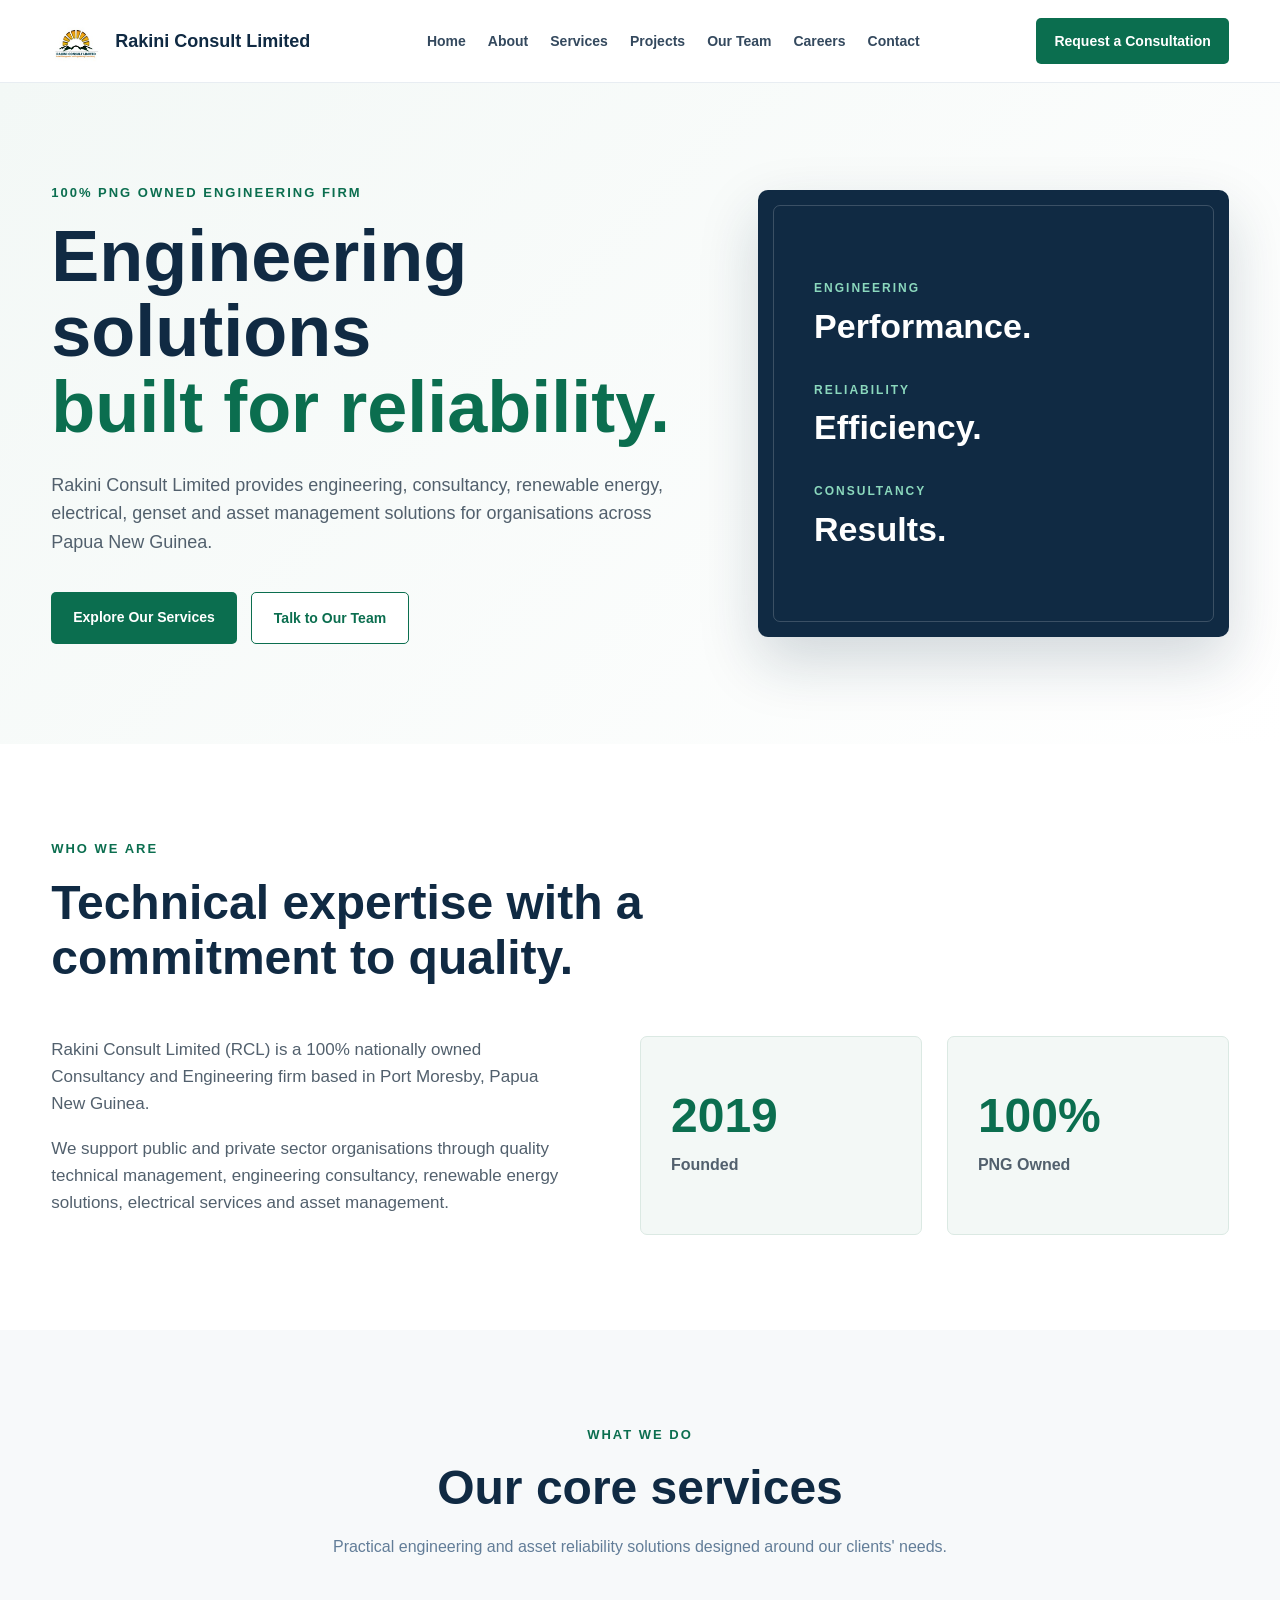
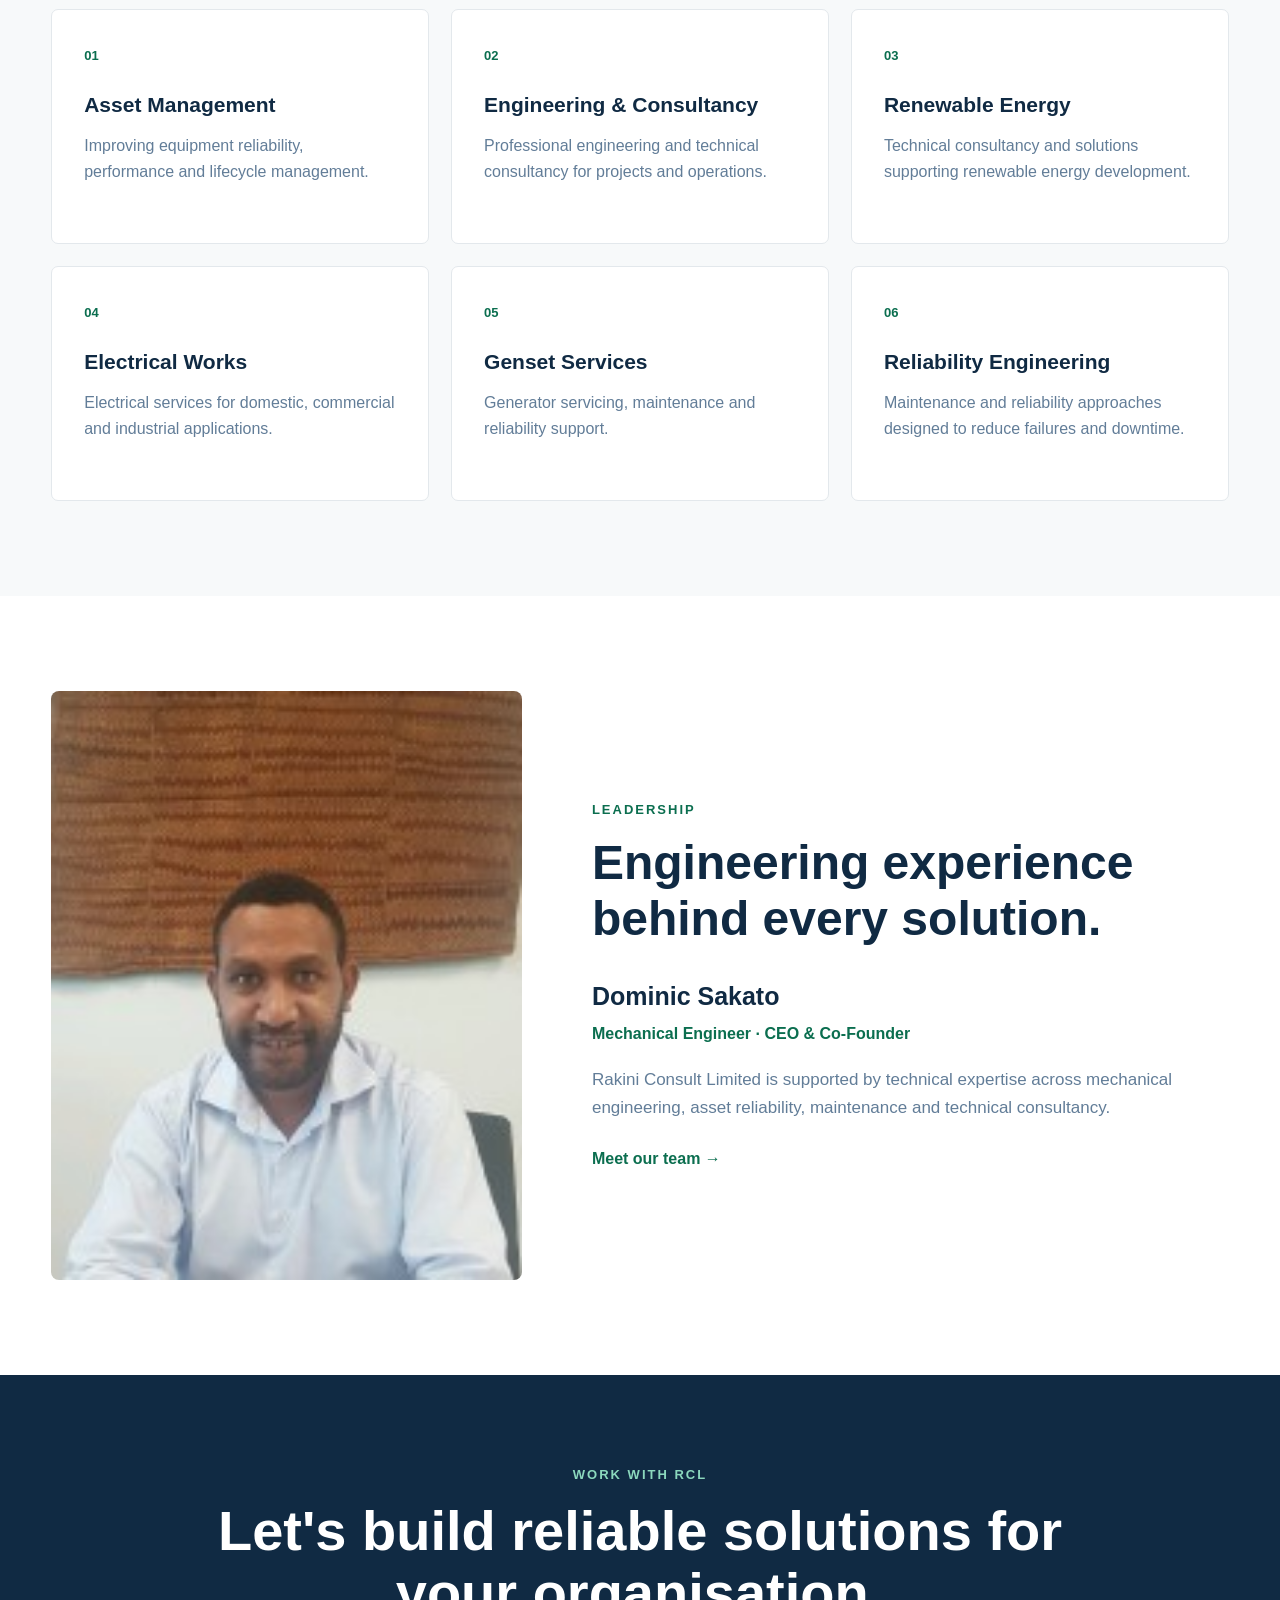
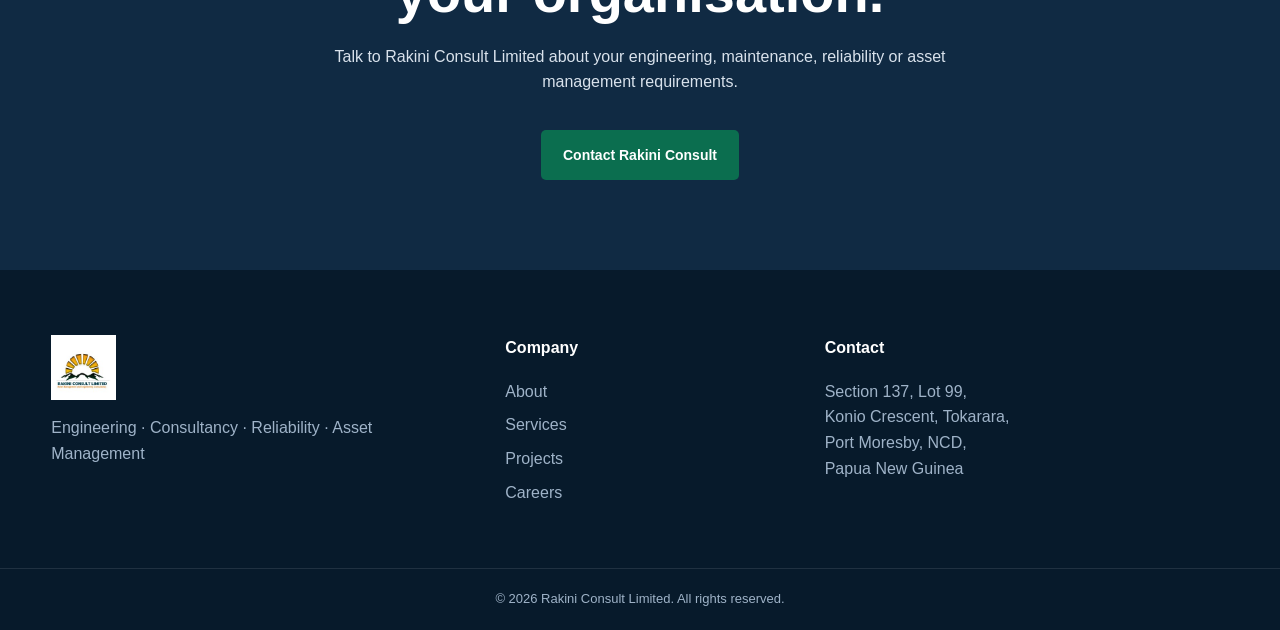
<file: index.html>
<!DOCTYPE html>
<html lang="en">
<head>
<meta name="google-site-verification" content="OHsYgcdBwLvP5KRI8FsQ8vlKL6beRMEqyuCR2zpsB8o" />
    <meta charset="UTF-8">
    <meta name="viewport" content="width=device-width, initial-scale=1.0">

    <title>Rakini Consult Limited | Engineering & Consultancy</title>

    <meta name="description"
          content="Rakini Consult Limited is a 100% PNG-owned engineering and consultancy firm providing asset management, renewable energy, electrical, genset and reliability services.">

    <link rel="stylesheet" href="css/style.css">
</head>

<body>

<header class="site-header">
    <div class="container nav-container">

        <a href="index.html" class="brand">
            <img src="images/logo.jpeg"
                 alt="Rakini Consult Limited logo">
            <span>Rakini Consult Limited</span>
        </a>

        <nav class="main-nav">
            <a href="index.html">Home</a>
            <a href="about.html">About</a>
            <a href="services.html">Services</a>
            <a href="projects.html">Projects</a>
            <a href="team.html">Our Team</a>
            <a href="careers.html">Careers</a>
            <a href="contact.html">Contact</a>
        </nav>

        <a href="contact.html" class="nav-button">
            Request a Consultation
        </a>

    </div>
</header>


<main>

    <!-- HERO -->

    <section class="hero">

        <div class="container hero-content">

            <div class="hero-text">

                <p class="eyebrow">
                    100% PNG OWNED ENGINEERING FIRM
                </p>

                <h1>
                    Engineering solutions
                    <span>built for reliability.</span>
                </h1>

                <p class="hero-description">
                    Rakini Consult Limited provides engineering,
                    consultancy, renewable energy, electrical,
                    genset and asset management solutions for
                    organisations across Papua New Guinea.
                </p>

                <div class="hero-actions">

                    <a href="services.html" class="button primary">
                        Explore Our Services
                    </a>

                    <a href="contact.html" class="button secondary">
                        Talk to Our Team
                    </a>

                </div>

            </div>


            <div class="hero-card">

                <div class="hero-card-inner">

                    <p>ENGINEERING</p>
                    <h2>Performance.</h2>

                    <p>RELIABILITY</p>
                    <h2>Efficiency.</h2>

                    <p>CONSULTANCY</p>
                    <h2>Results.</h2>

                </div>

            </div>

        </div>

    </section>


    <!-- INTRODUCTION -->

    <section class="intro section">

        <div class="container">

            <div class="section-heading">

                <p class="eyebrow">
                    WHO WE ARE
                </p>

                <h2>
                    Technical expertise with
                    a commitment to quality.
                </h2>

            </div>


            <div class="intro-grid">

                <div>
                    <p>
                        Rakini Consult Limited (RCL) is a 100%
                        nationally owned Consultancy and Engineering
                        firm based in Port Moresby, Papua New Guinea.
                    </p>

                    <p>
                        We support public and private sector
                        organisations through quality technical
                        management, engineering consultancy,
                        renewable energy solutions, electrical
                        services and asset management.
                    </p>
                </div>

                <div class="stat-box">

                    <strong>2019</strong>
                    <span>Founded</span>

                </div>

                <div class="stat-box">

                    <strong>100%</strong>
                    <span>PNG Owned</span>

                </div>

            </div>

        </div>

    </section>


    <!-- SERVICES -->

    <section class="services section">

        <div class="container">

            <div class="section-heading centered">

                <p class="eyebrow">
                    WHAT WE DO
                </p>

                <h2>
                    Our core services
                </h2>

                <p>
                    Practical engineering and asset reliability
                    solutions designed around our clients' needs.
                </p>

            </div>


            <div class="service-grid">

                <article class="service-card">
                    <span>01</span>
                    <h3>Asset Management</h3>
                    <p>
                        Improving equipment reliability,
                        performance and lifecycle management.
                    </p>
                </article>


                <article class="service-card">
                    <span>02</span>
                    <h3>Engineering & Consultancy</h3>
                    <p>
                        Professional engineering and technical
                        consultancy for projects and operations.
                    </p>
                </article>


                <article class="service-card">
                    <span>03</span>
                    <h3>Renewable Energy</h3>
                    <p>
                        Technical consultancy and solutions
                        supporting renewable energy development.
                    </p>
                </article>


                <article class="service-card">
                    <span>04</span>
                    <h3>Electrical Works</h3>
                    <p>
                        Electrical services for domestic,
                        commercial and industrial applications.
                    </p>
                </article>


                <article class="service-card">
                    <span>05</span>
                    <h3>Genset Services</h3>
                    <p>
                        Generator servicing, maintenance and
                        reliability support.
                    </p>
                </article>


                <article class="service-card">
                    <span>06</span>
                    <h3>Reliability Engineering</h3>
                    <p>
                        Maintenance and reliability approaches
                        designed to reduce failures and downtime.
                    </p>
                </article>

            </div>

        </div>

    </section>


    <!-- LEADERSHIP -->

    <section class="leadership section">

        <div class="container leadership-grid">

            <div class="leader-image">

                <img src="images/ceo.jpeg"
                     alt="Dominic Sakato, CEO and Co-Founder">

            </div>


            <div class="leader-content">

                <p class="eyebrow">
                    LEADERSHIP
                </p>

                <h2>
                    Engineering experience
                    behind every solution.
                </h2>

                <h3>
                    Dominic Sakato
                </h3>

                <p class="leader-title">
                    Mechanical Engineer · CEO & Co-Founder
                </p>

                <p>
                    Rakini Consult Limited is supported by technical
                    expertise across mechanical engineering,
                    asset reliability, maintenance and technical
                    consultancy.
                </p>

                <a href="team.html" class="text-link">
                    Meet our team →
                </a>

            </div>

        </div>

    </section>


    <!-- CTA -->

    <section class="cta">

        <div class="container">

            <p class="eyebrow">
                WORK WITH RCL
            </p>

            <h2>
                Let's build reliable solutions
                for your organisation.
            </h2>

            <p>
                Talk to Rakini Consult Limited about your
                engineering, maintenance, reliability or
                asset management requirements.
            </p>

            <a href="contact.html" class="button primary">
                Contact Rakini Consult
            </a>

        </div>

    </section>

</main>


<footer class="site-footer">

    <div class="container footer-grid">

        <div>

            <img src="images/logo.jpeg"
                 alt="Rakini Consult Limited"
                 class="footer-logo">

            <p>
                Engineering · Consultancy · Reliability ·
                Asset Management
            </p>

        </div>


        <div>

            <h4>Company</h4>

            <a href="about.html">About</a>
            <a href="services.html">Services</a>
            <a href="projects.html">Projects</a>
            <a href="careers.html">Careers</a>

        </div>


        <div>

            <h4>Contact</h4>

            <p>
                Section 137, Lot 99,<br>
                Konio Crescent, Tokarara,<br>
                Port Moresby, NCD,<br>
                Papua New Guinea
            </p>

        </div>

    </div>


    <div class="footer-bottom">

        <p>
            © 2026 Rakini Consult Limited.
            All rights reserved.
        </p>

    </div>

</footer>



</body>
</html>
</file>
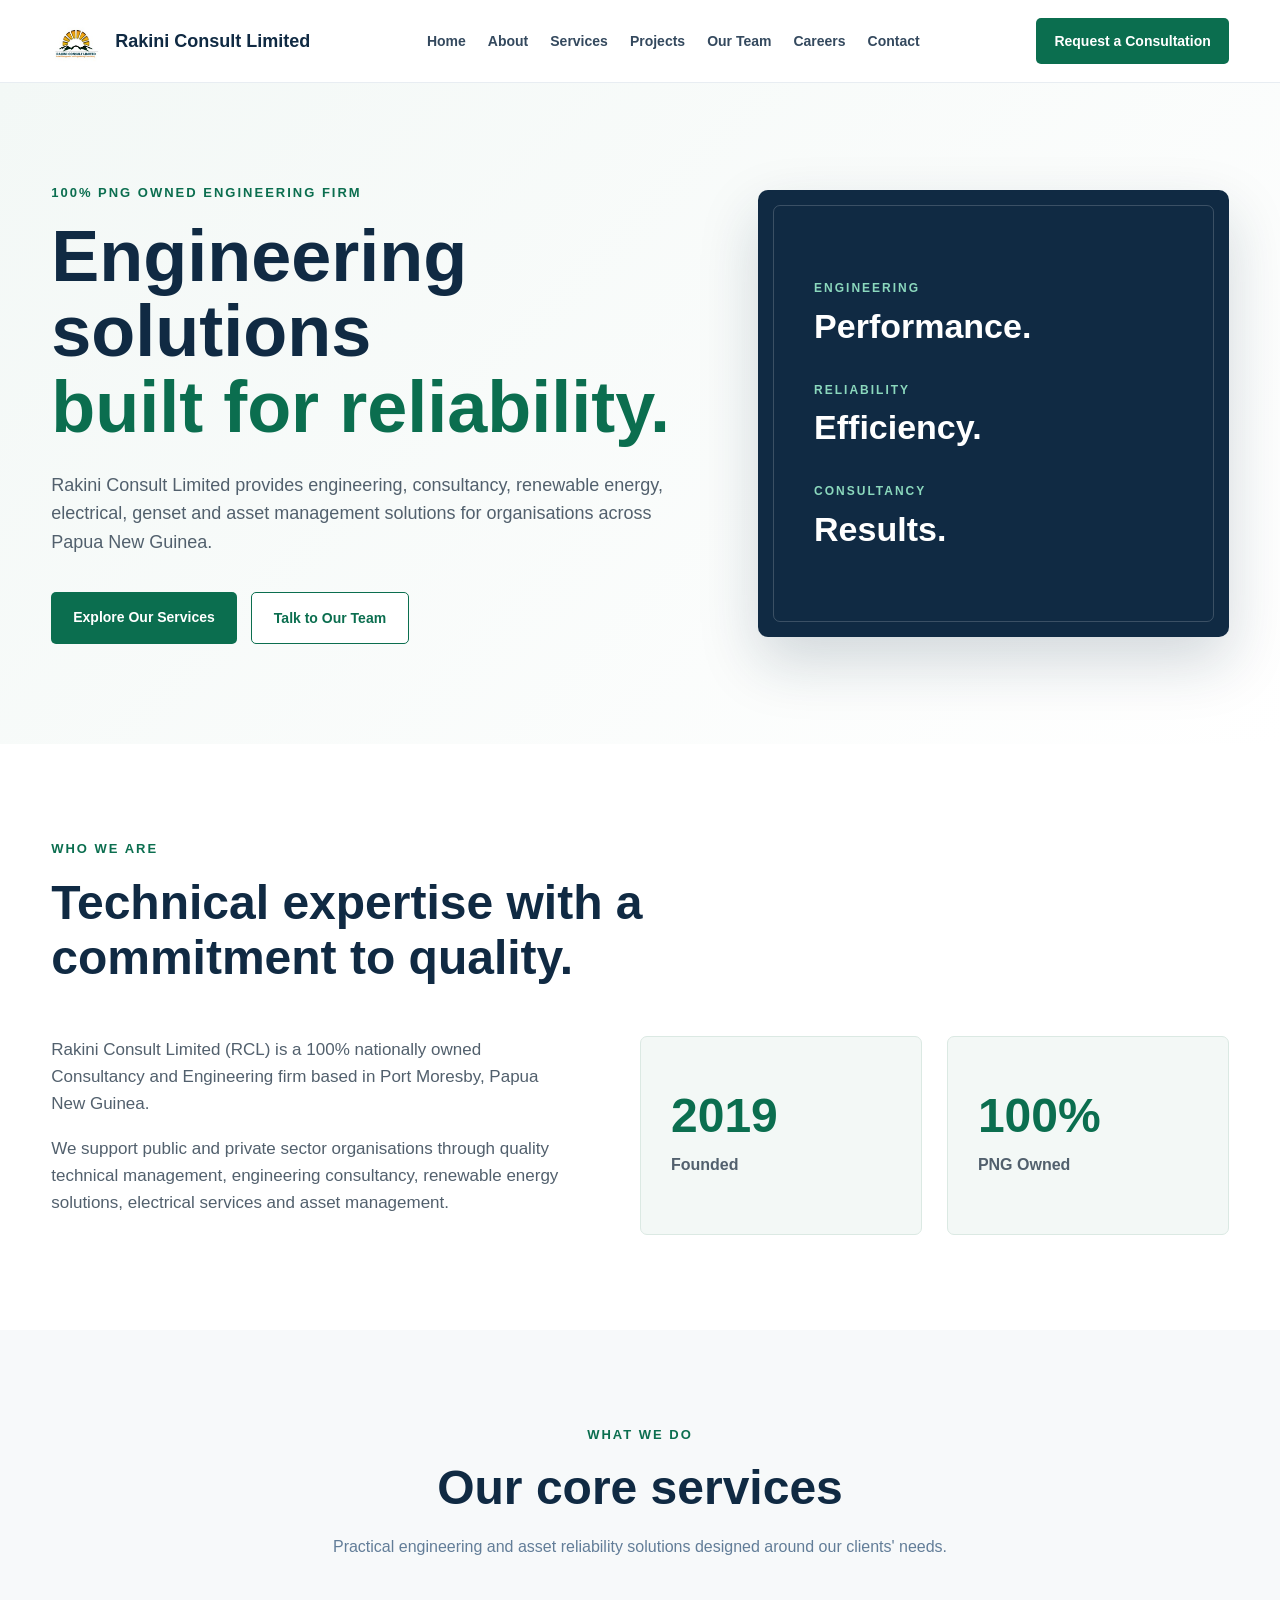
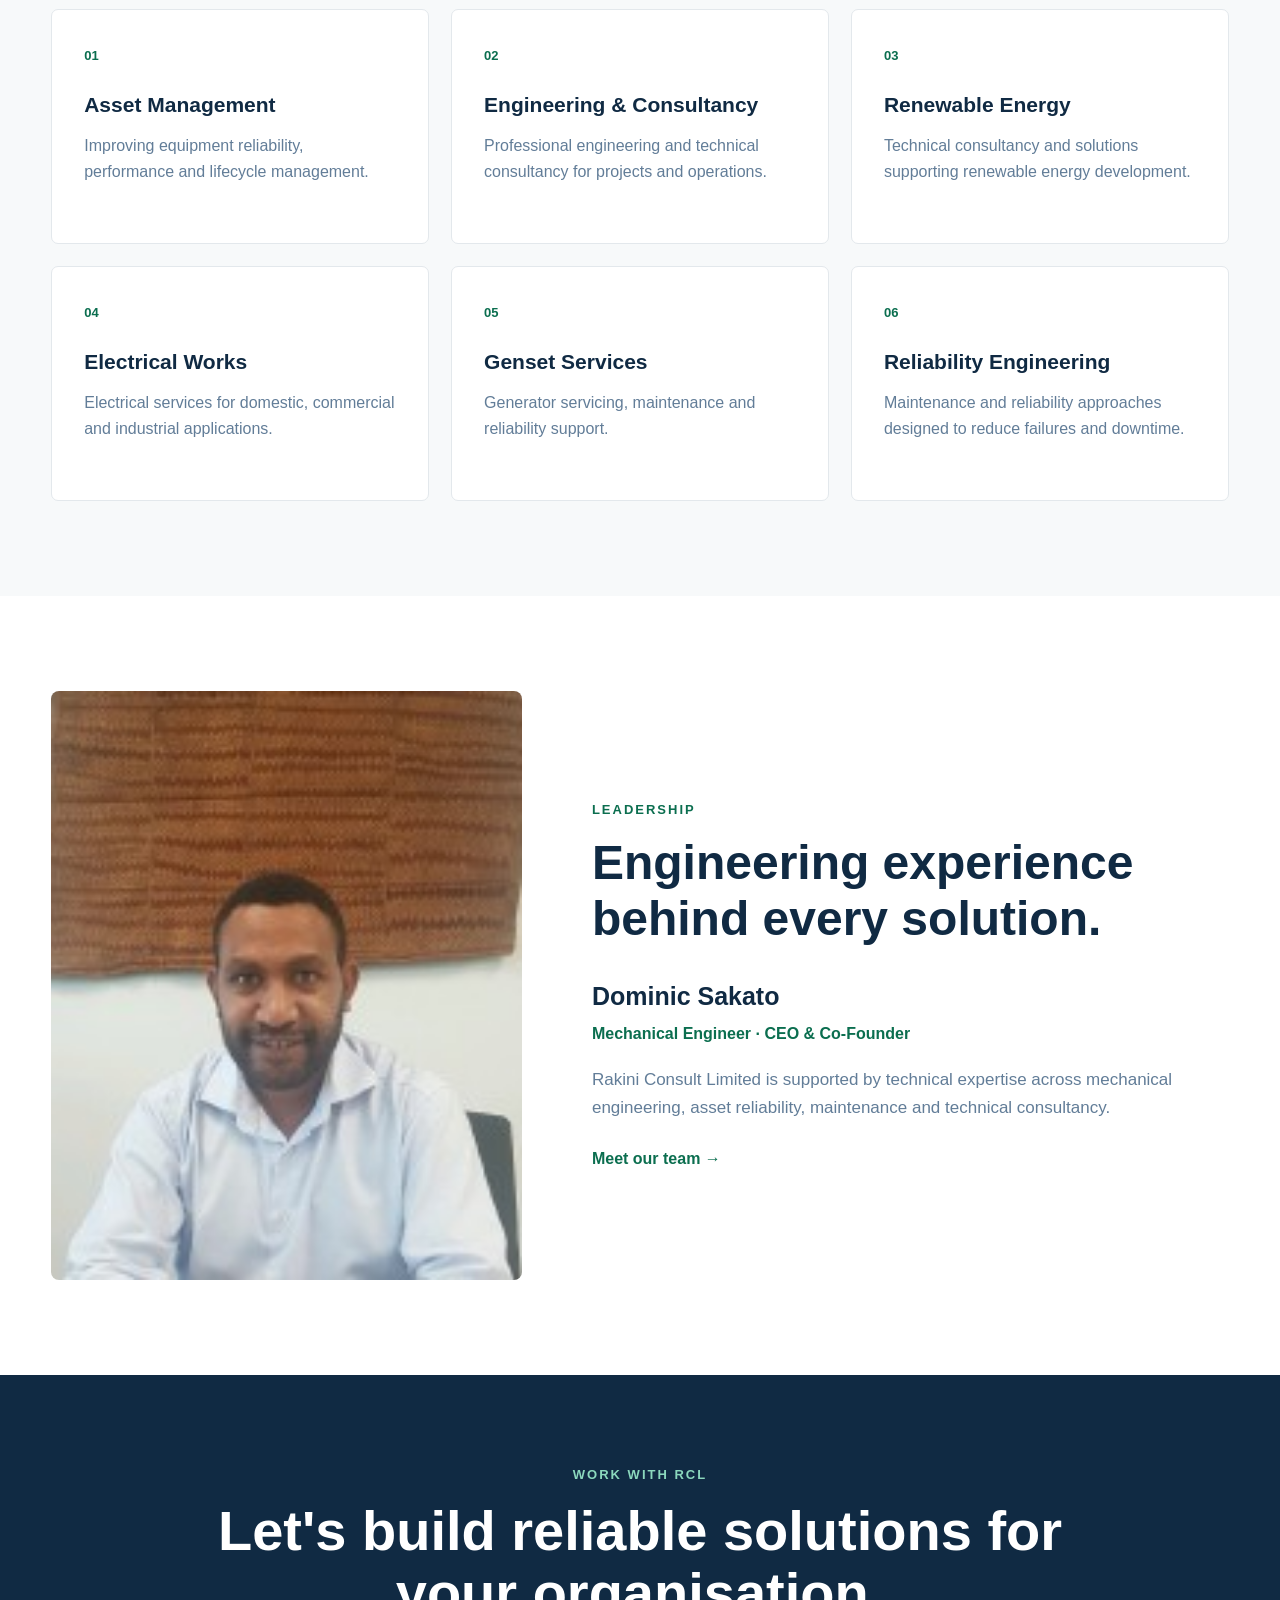
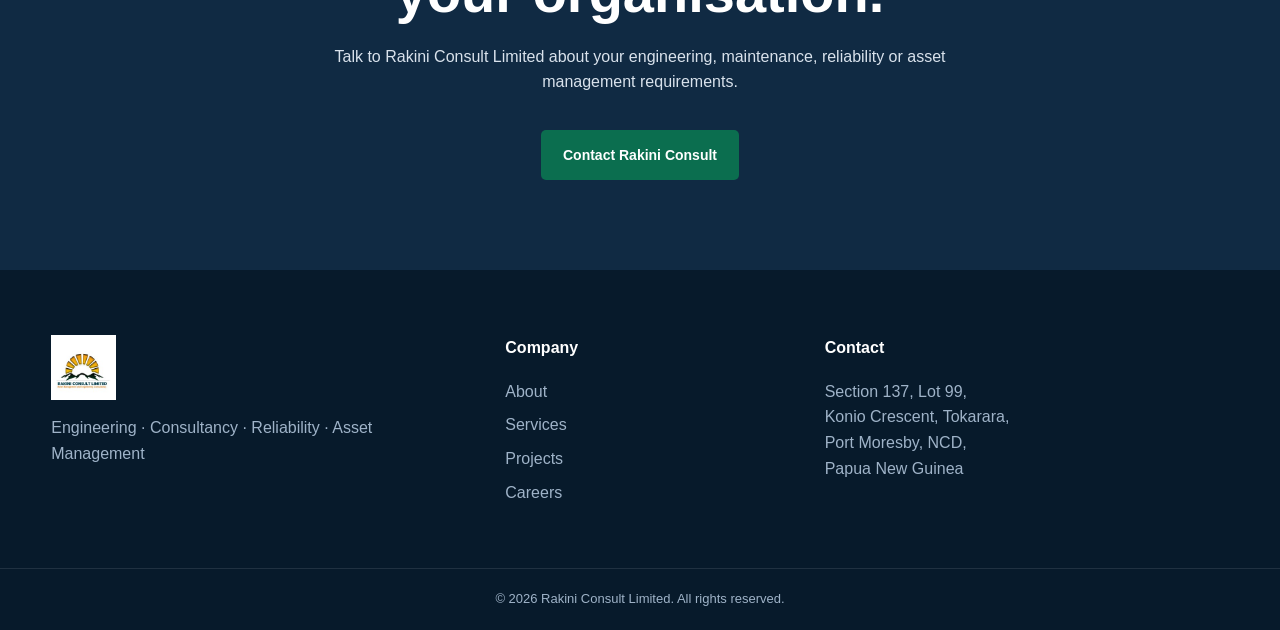
<file: public/index.html>
<!DOCTYPE html>
<html lang="en">
<head>
    <meta charset="UTF-8">
    <meta name="viewport" content="width=device-width, initial-scale=1.0">

    <title>Rakini Consult Limited | Engineering & Consultancy</title>

    <meta name="description"
          content="Rakini Consult Limited is a 100% PNG-owned engineering and consultancy firm providing asset management, renewable energy, electrical, genset and reliability services.">

    <link rel="stylesheet" href="css/style.css">
</head>

<body>

<header class="site-header">
    <div class="container nav-container">

        <a href="index.html" class="brand">
            <img src="images/logo.jpeg"
                 alt="Rakini Consult Limited logo">
            <span>Rakini Consult Limited</span>
        </a>

        <nav class="main-nav">
            <a href="index.html">Home</a>
            <a href="about.html">About</a>
            <a href="services.html">Services</a>
            <a href="projects.html">Projects</a>
            <a href="team.html">Our Team</a>
            <a href="careers.html">Careers</a>
            <a href="contact.html">Contact</a>
        </nav>

        <a href="contact.html" class="nav-button">
            Request a Consultation
        </a>

    </div>
</header>


<main>

    <!-- HERO -->

    <section class="hero">

        <div class="container hero-content">

            <div class="hero-text">

                <p class="eyebrow">
                    100% PNG OWNED ENGINEERING FIRM
                </p>

                <h1>
                    Engineering solutions
                    <span>built for reliability.</span>
                </h1>

                <p class="hero-description">
                    Rakini Consult Limited provides engineering,
                    consultancy, renewable energy, electrical,
                    genset and asset management solutions for
                    organisations across Papua New Guinea.
                </p>

                <div class="hero-actions">

                    <a href="services.html" class="button primary">
                        Explore Our Services
                    </a>

                    <a href="contact.html" class="button secondary">
                        Talk to Our Team
                    </a>

                </div>

            </div>


            <div class="hero-card">

                <div class="hero-card-inner">

                    <p>ENGINEERING</p>
                    <h2>Performance.</h2>

                    <p>RELIABILITY</p>
                    <h2>Efficiency.</h2>

                    <p>CONSULTANCY</p>
                    <h2>Results.</h2>

                </div>

            </div>

        </div>

    </section>


    <!-- INTRODUCTION -->

    <section class="intro section">

        <div class="container">

            <div class="section-heading">

                <p class="eyebrow">
                    WHO WE ARE
                </p>

                <h2>
                    Technical expertise with
                    a commitment to quality.
                </h2>

            </div>


            <div class="intro-grid">

                <div>
                    <p>
                        Rakini Consult Limited (RCL) is a 100%
                        nationally owned Consultancy and Engineering
                        firm based in Port Moresby, Papua New Guinea.
                    </p>

                    <p>
                        We support public and private sector
                        organisations through quality technical
                        management, engineering consultancy,
                        renewable energy solutions, electrical
                        services and asset management.
                    </p>
                </div>

                <div class="stat-box">

                    <strong>2019</strong>
                    <span>Founded</span>

                </div>

                <div class="stat-box">

                    <strong>100%</strong>
                    <span>PNG Owned</span>

                </div>

            </div>

        </div>

    </section>


    <!-- SERVICES -->

    <section class="services section">

        <div class="container">

            <div class="section-heading centered">

                <p class="eyebrow">
                    WHAT WE DO
                </p>

                <h2>
                    Our core services
                </h2>

                <p>
                    Practical engineering and asset reliability
                    solutions designed around our clients' needs.
                </p>

            </div>


            <div class="service-grid">

                <article class="service-card">
                    <span>01</span>
                    <h3>Asset Management</h3>
                    <p>
                        Improving equipment reliability,
                        performance and lifecycle management.
                    </p>
                </article>


                <article class="service-card">
                    <span>02</span>
                    <h3>Engineering & Consultancy</h3>
                    <p>
                        Professional engineering and technical
                        consultancy for projects and operations.
                    </p>
                </article>


                <article class="service-card">
                    <span>03</span>
                    <h3>Renewable Energy</h3>
                    <p>
                        Technical consultancy and solutions
                        supporting renewable energy development.
                    </p>
                </article>


                <article class="service-card">
                    <span>04</span>
                    <h3>Electrical Works</h3>
                    <p>
                        Electrical services for domestic,
                        commercial and industrial applications.
                    </p>
                </article>


                <article class="service-card">
                    <span>05</span>
                    <h3>Genset Services</h3>
                    <p>
                        Generator servicing, maintenance and
                        reliability support.
                    </p>
                </article>


                <article class="service-card">
                    <span>06</span>
                    <h3>Reliability Engineering</h3>
                    <p>
                        Maintenance and reliability approaches
                        designed to reduce failures and downtime.
                    </p>
                </article>

            </div>

        </div>

    </section>


    <!-- LEADERSHIP -->

    <section class="leadership section">

        <div class="container leadership-grid">

            <div class="leader-image">

                <img src="images/ceo.jpeg"
                     alt="Dominic Sakato, CEO and Co-Founder">

            </div>


            <div class="leader-content">

                <p class="eyebrow">
                    LEADERSHIP
                </p>

                <h2>
                    Engineering experience
                    behind every solution.
                </h2>

                <h3>
                    Dominic Sakato
                </h3>

                <p class="leader-title">
                    Mechanical Engineer · CEO & Co-Founder
                </p>

                <p>
                    Rakini Consult Limited is supported by technical
                    expertise across mechanical engineering,
                    asset reliability, maintenance and technical
                    consultancy.
                </p>

                <a href="team.html" class="text-link">
                    Meet our team →
                </a>

            </div>

        </div>

    </section>


    <!-- CTA -->

    <section class="cta">

        <div class="container">

            <p class="eyebrow">
                WORK WITH RCL
            </p>

            <h2>
                Let's build reliable solutions
                for your organisation.
            </h2>

            <p>
                Talk to Rakini Consult Limited about your
                engineering, maintenance, reliability or
                asset management requirements.
            </p>

            <a href="contact.html" class="button primary">
                Contact Rakini Consult
            </a>

        </div>

    </section>

</main>


<footer class="site-footer">

    <div class="container footer-grid">

        <div>

            <img src="images/logo.jpeg"
                 alt="Rakini Consult Limited"
                 class="footer-logo">

            <p>
                Engineering · Consultancy · Reliability ·
                Asset Management
            </p>

        </div>


        <div>

            <h4>Company</h4>

            <a href="about.html">About</a>
            <a href="services.html">Services</a>
            <a href="projects.html">Projects</a>
            <a href="careers.html">Careers</a>

        </div>


        <div>

            <h4>Contact</h4>

            <p>
                Section 137, Lot 99,<br>
                Konio Crescent, Tokarara,<br>
                Port Moresby, NCD,<br>
                Papua New Guinea
            </p>

        </div>

    </div>


    <div class="footer-bottom">

        <p>
            © 2026 Rakini Consult Limited.
            All rights reserved.
        </p>

    </div>

</footer>



</body>
</html>
</file>
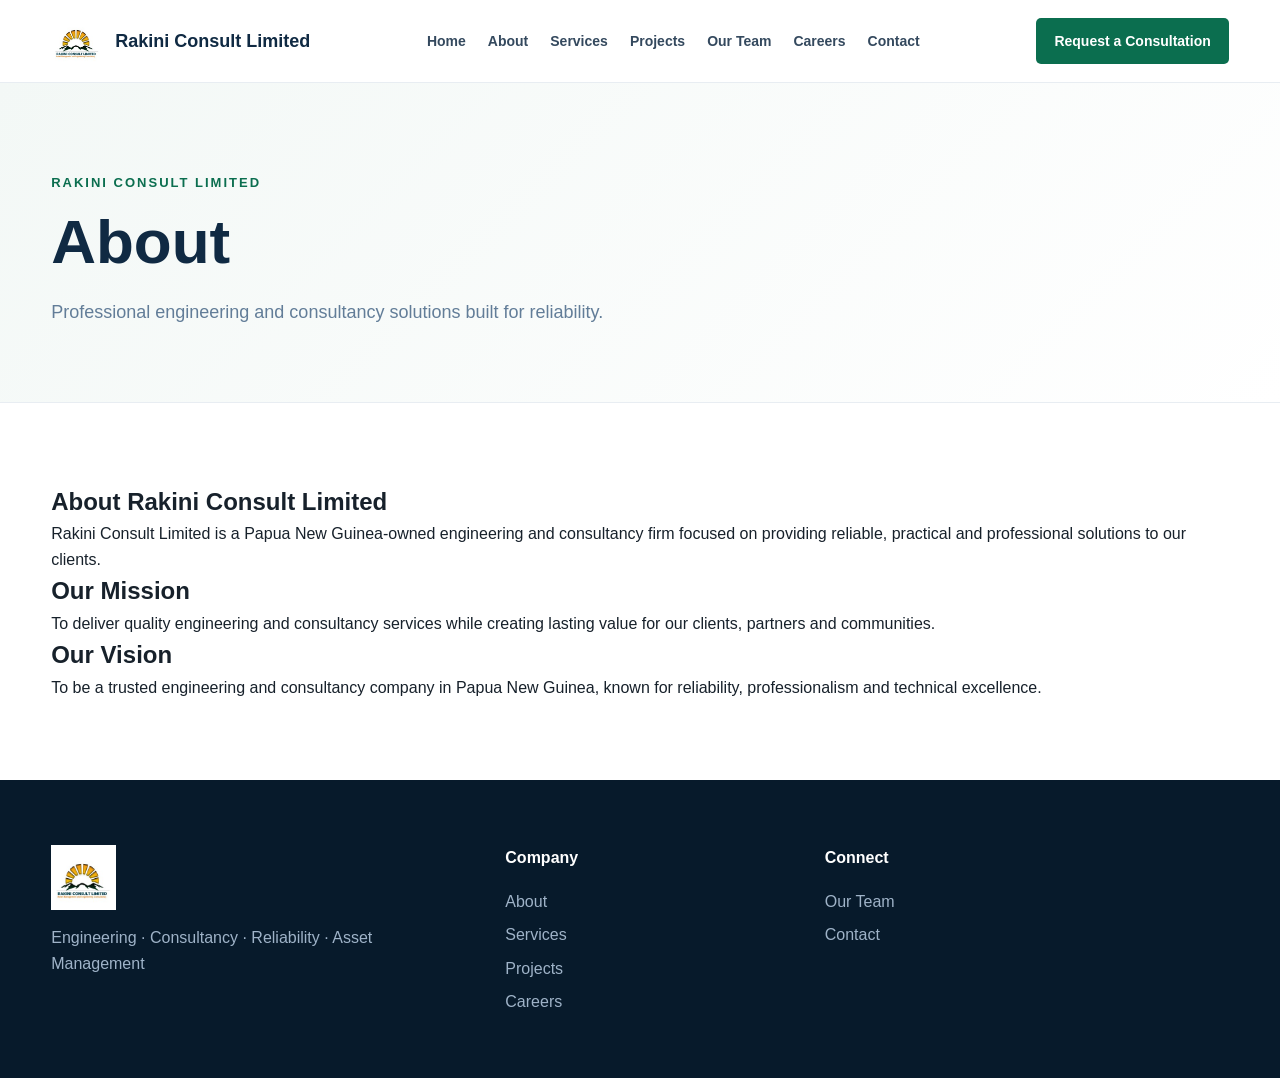
<file: about.html>
<!DOCTYPE html>
<html lang="en">
<head>
    <meta charset="UTF-8">
    <meta name="viewport" content="width=device-width, initial-scale=1.0">
    <title>About | Rakini Consult Limited</title>
    <link rel="stylesheet" href="css/style.css">
</head>

<body>

<header class="site-header">
    <div class="container nav-container">

        <a href="index.html" class="brand">
            <img src="images/logo.jpeg" alt="Rakini Consult Limited logo">
            <span>Rakini Consult Limited</span>
        </a>

        <nav class="main-nav">
            <a href="index.html">Home</a>
            <a href="about.html">About</a>
            <a href="services.html">Services</a>
            <a href="projects.html">Projects</a>
            <a href="team.html">Our Team</a>
            <a href="careers.html">Careers</a>
            <a href="contact.html">Contact</a>
        </nav>

        <a href="contact.html" class="nav-button">
            Request a Consultation
        </a>

    </div>
</header>

<main>

<section class="page-hero">
    <div class="container">
        <p class="eyebrow">RAKINI CONSULT LIMITED</p>
        <h1>About</h1>
        <p>
            Professional engineering and consultancy solutions
            built for reliability.
        </p>
    </div>
</section>

<section class="container" style="padding:80px 0;">

<h2>About Rakini Consult Limited</h2>
<p>
Rakini Consult Limited is a Papua New Guinea-owned engineering and
consultancy firm focused on providing reliable, practical and
professional solutions to our clients.
</p>

<h2>Our Mission</h2>
<p>
To deliver quality engineering and consultancy services while creating
lasting value for our clients, partners and communities.
</p>

<h2>Our Vision</h2>
<p>
To be a trusted engineering and consultancy company in Papua New Guinea,
known for reliability, professionalism and technical excellence.
</p>

</section>

</main>

<footer class="site-footer">
    <div class="container footer-grid">

        <div>
            <img src="images/logo.jpeg"
                 alt="Rakini Consult Limited"
                 class="footer-logo">

            <p>
                Engineering · Consultancy · Reliability · Asset Management
            </p>
        </div>

        <div>
            <h4>Company</h4>
            <a href="about.html">About</a>
            <a href="services.html">Services</a>
            <a href="projects.html">Projects</a>
            <a href="careers.html">Careers</a>
        </div>

        <div>
            <h4>Connect</h4>
            <a href="team.html">Our Team</a>
            <a href="contact.html">Contact</a>
        </div>

    </div>
</footer>

</body>
</html>
</file>
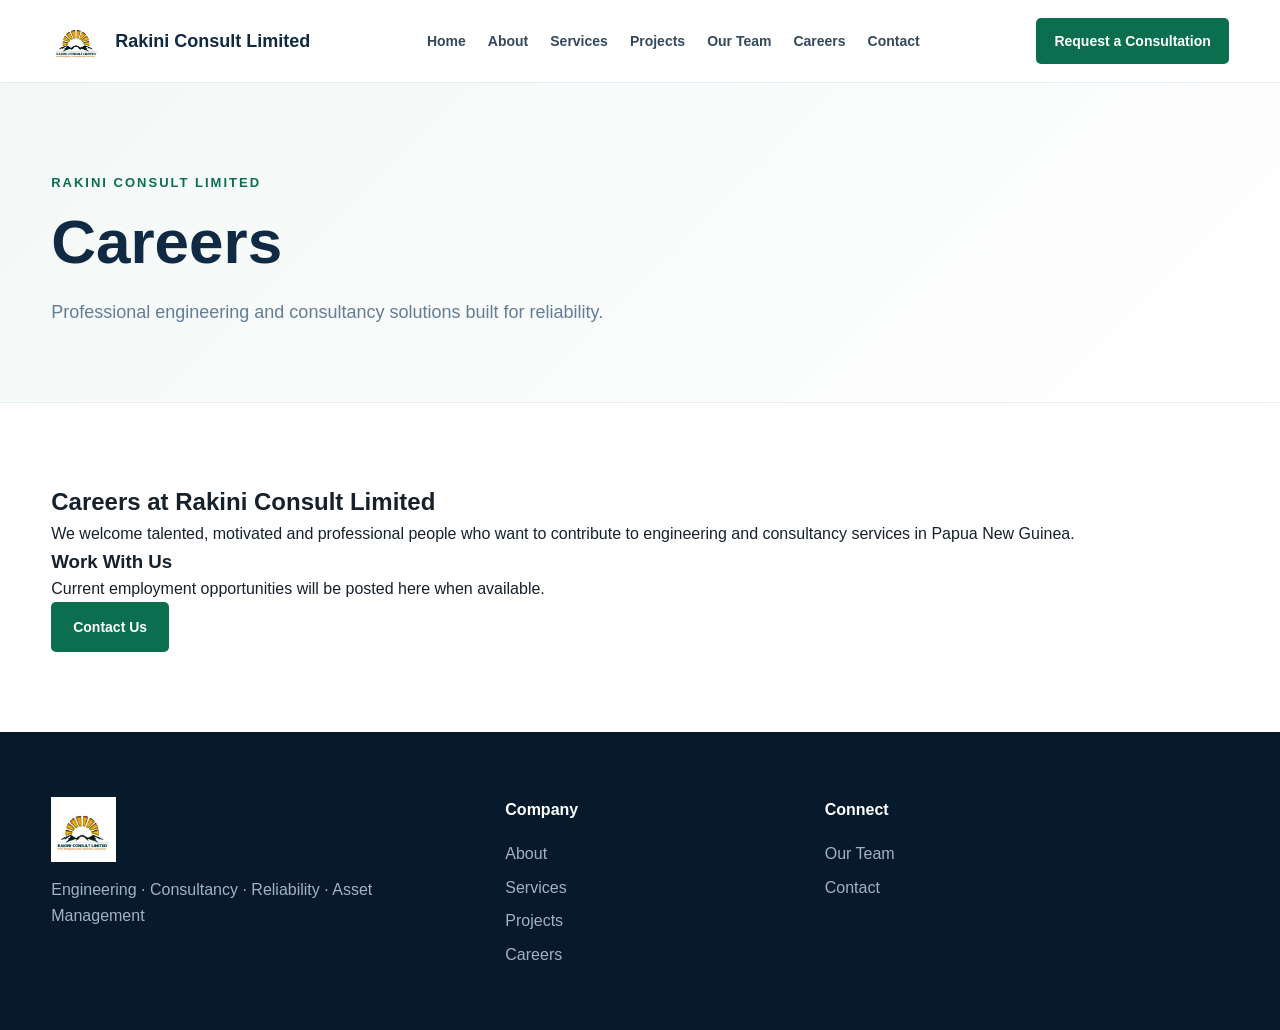
<file: careers.html>
<!DOCTYPE html>
<html lang="en">
<head>
    <meta charset="UTF-8">
    <meta name="viewport" content="width=device-width, initial-scale=1.0">
    <title>Careers | Rakini Consult Limited</title>
    <link rel="stylesheet" href="css/style.css">
</head>

<body>

<header class="site-header">
    <div class="container nav-container">

        <a href="index.html" class="brand">
            <img src="images/logo.jpeg" alt="Rakini Consult Limited logo">
            <span>Rakini Consult Limited</span>
        </a>

        <nav class="main-nav">
            <a href="index.html">Home</a>
            <a href="about.html">About</a>
            <a href="services.html">Services</a>
            <a href="projects.html">Projects</a>
            <a href="team.html">Our Team</a>
            <a href="careers.html">Careers</a>
            <a href="contact.html">Contact</a>
        </nav>

        <a href="contact.html" class="nav-button">
            Request a Consultation
        </a>

    </div>
</header>

<main>

<section class="page-hero">
    <div class="container">
        <p class="eyebrow">RAKINI CONSULT LIMITED</p>
        <h1>Careers</h1>
        <p>
            Professional engineering and consultancy solutions
            built for reliability.
        </p>
    </div>
</section>

<section class="container" style="padding:80px 0;">

<h2>Careers at Rakini Consult Limited</h2>
<p>
We welcome talented, motivated and professional people who want to
contribute to engineering and consultancy services in Papua New Guinea.
</p>

<h3>Work With Us</h3>
<p>
Current employment opportunities will be posted here when available.
</p>

<a href="contact.html" class="button primary">
Contact Us
</a>

</section>

</main>

<footer class="site-footer">
    <div class="container footer-grid">

        <div>
            <img src="images/logo.jpeg"
                 alt="Rakini Consult Limited"
                 class="footer-logo">

            <p>
                Engineering · Consultancy · Reliability · Asset Management
            </p>
        </div>

        <div>
            <h4>Company</h4>
            <a href="about.html">About</a>
            <a href="services.html">Services</a>
            <a href="projects.html">Projects</a>
            <a href="careers.html">Careers</a>
        </div>

        <div>
            <h4>Connect</h4>
            <a href="team.html">Our Team</a>
            <a href="contact.html">Contact</a>
        </div>

    </div>
</footer>

</body>
</html>
</file>
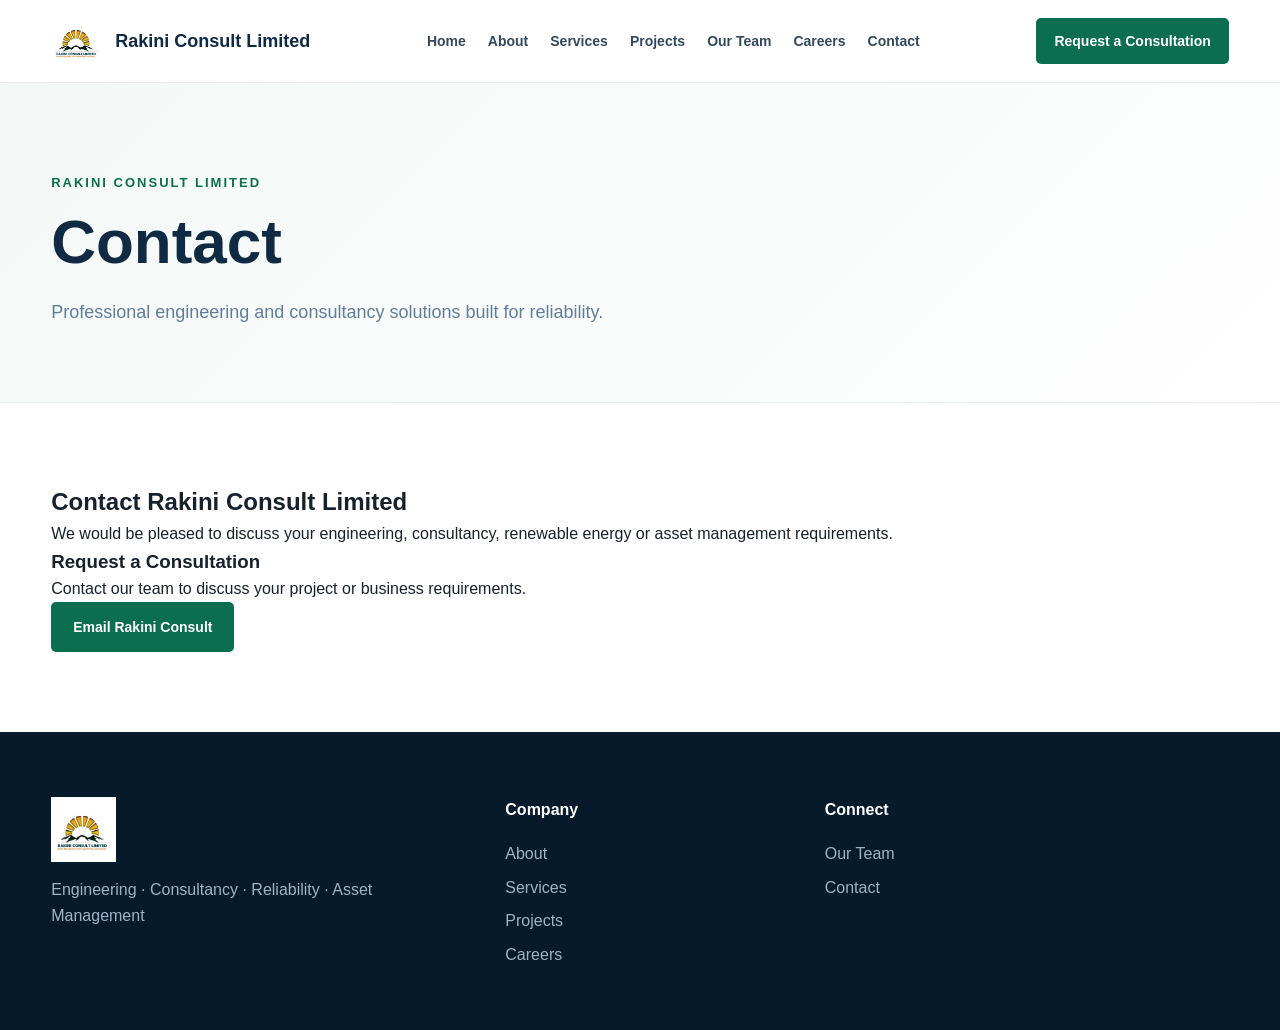
<file: contact.html>
<!DOCTYPE html>
<html lang="en">
<head>
    <meta charset="UTF-8">
    <meta name="viewport" content="width=device-width, initial-scale=1.0">
    <title>Contact | Rakini Consult Limited</title>
    <link rel="stylesheet" href="css/style.css">
</head>

<body>

<header class="site-header">
    <div class="container nav-container">

        <a href="index.html" class="brand">
            <img src="images/logo.jpeg" alt="Rakini Consult Limited logo">
            <span>Rakini Consult Limited</span>
        </a>

        <nav class="main-nav">
            <a href="index.html">Home</a>
            <a href="about.html">About</a>
            <a href="services.html">Services</a>
            <a href="projects.html">Projects</a>
            <a href="team.html">Our Team</a>
            <a href="careers.html">Careers</a>
            <a href="contact.html">Contact</a>
        </nav>

        <a href="contact.html" class="nav-button">
            Request a Consultation
        </a>

    </div>
</header>

<main>

<section class="page-hero">
    <div class="container">
        <p class="eyebrow">RAKINI CONSULT LIMITED</p>
        <h1>Contact</h1>
        <p>
            Professional engineering and consultancy solutions
            built for reliability.
        </p>
    </div>
</section>

<section class="container" style="padding:80px 0;">

<h2>Contact Rakini Consult Limited</h2>
<p>
We would be pleased to discuss your engineering, consultancy,
renewable energy or asset management requirements.
</p>

<h3>Request a Consultation</h3>
<p>
Contact our team to discuss your project or business requirements.
</p>

<a href="mailto:info@rakini.com" class="button primary">
Email Rakini Consult
</a>

</section>

</main>

<footer class="site-footer">
    <div class="container footer-grid">

        <div>
            <img src="images/logo.jpeg"
                 alt="Rakini Consult Limited"
                 class="footer-logo">

            <p>
                Engineering · Consultancy · Reliability · Asset Management
            </p>
        </div>

        <div>
            <h4>Company</h4>
            <a href="about.html">About</a>
            <a href="services.html">Services</a>
            <a href="projects.html">Projects</a>
            <a href="careers.html">Careers</a>
        </div>

        <div>
            <h4>Connect</h4>
            <a href="team.html">Our Team</a>
            <a href="contact.html">Contact</a>
        </div>

    </div>
</footer>

</body>
</html>
</file>
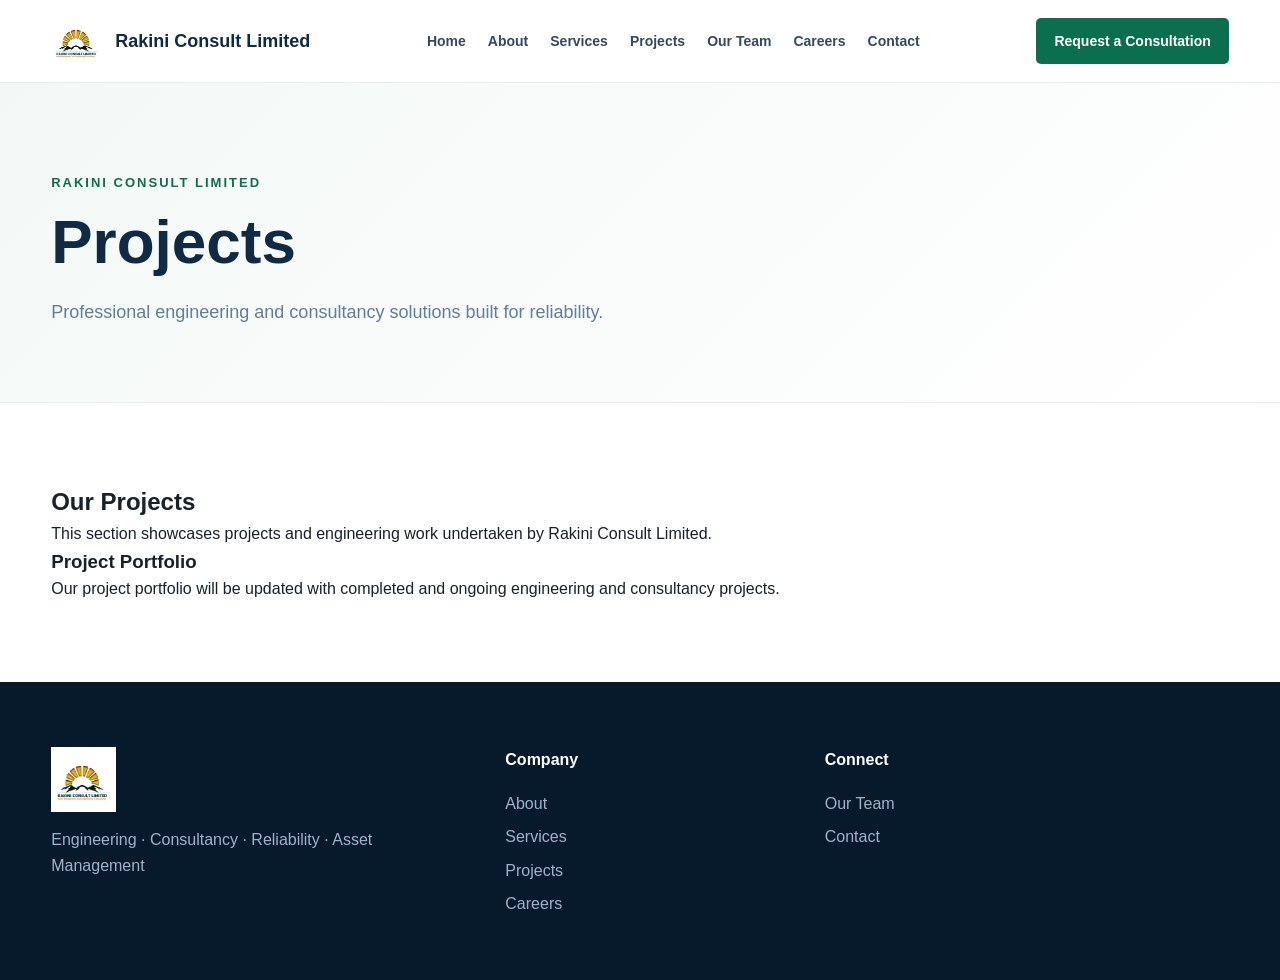
<file: projects.html>
<!DOCTYPE html>
<html lang="en">
<head>
    <meta charset="UTF-8">
    <meta name="viewport" content="width=device-width, initial-scale=1.0">
    <title>Projects | Rakini Consult Limited</title>
    <link rel="stylesheet" href="css/style.css">
</head>

<body>

<header class="site-header">
    <div class="container nav-container">

        <a href="index.html" class="brand">
            <img src="images/logo.jpeg" alt="Rakini Consult Limited logo">
            <span>Rakini Consult Limited</span>
        </a>

        <nav class="main-nav">
            <a href="index.html">Home</a>
            <a href="about.html">About</a>
            <a href="services.html">Services</a>
            <a href="projects.html">Projects</a>
            <a href="team.html">Our Team</a>
            <a href="careers.html">Careers</a>
            <a href="contact.html">Contact</a>
        </nav>

        <a href="contact.html" class="nav-button">
            Request a Consultation
        </a>

    </div>
</header>

<main>

<section class="page-hero">
    <div class="container">
        <p class="eyebrow">RAKINI CONSULT LIMITED</p>
        <h1>Projects</h1>
        <p>
            Professional engineering and consultancy solutions
            built for reliability.
        </p>
    </div>
</section>

<section class="container" style="padding:80px 0;">

<h2>Our Projects</h2>
<p>
This section showcases projects and engineering work undertaken by
Rakini Consult Limited.
</p>

<h3>Project Portfolio</h3>
<p>
Our project portfolio will be updated with completed and ongoing
engineering and consultancy projects.
</p>

</section>

</main>

<footer class="site-footer">
    <div class="container footer-grid">

        <div>
            <img src="images/logo.jpeg"
                 alt="Rakini Consult Limited"
                 class="footer-logo">

            <p>
                Engineering · Consultancy · Reliability · Asset Management
            </p>
        </div>

        <div>
            <h4>Company</h4>
            <a href="about.html">About</a>
            <a href="services.html">Services</a>
            <a href="projects.html">Projects</a>
            <a href="careers.html">Careers</a>
        </div>

        <div>
            <h4>Connect</h4>
            <a href="team.html">Our Team</a>
            <a href="contact.html">Contact</a>
        </div>

    </div>
</footer>

</body>
</html>
</file>
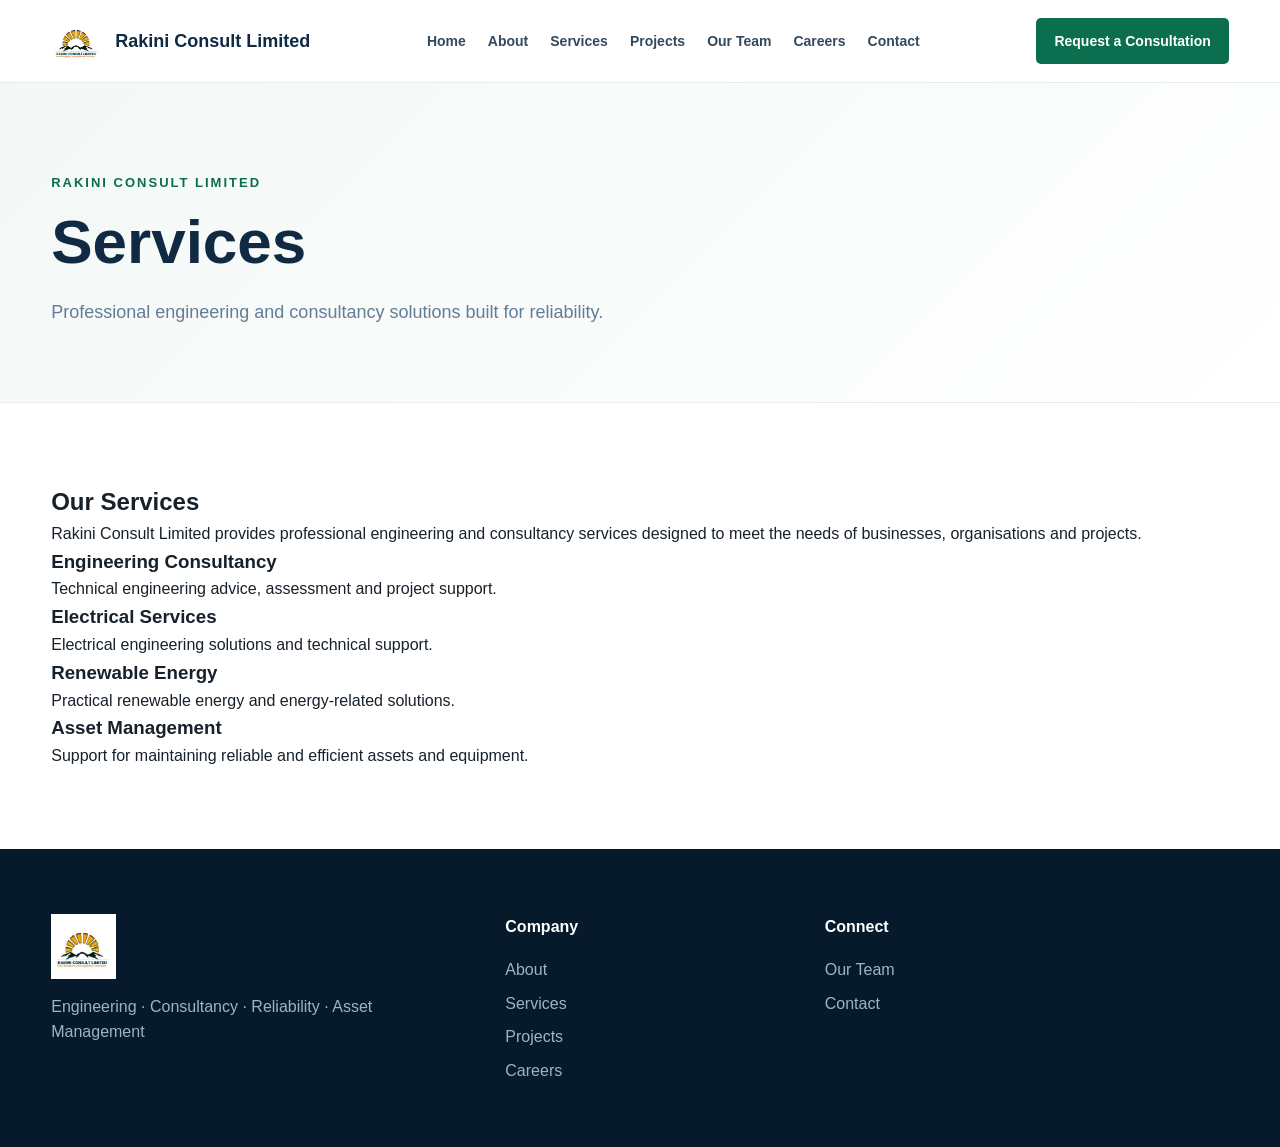
<file: services.html>
<!DOCTYPE html>
<html lang="en">
<head>
    <meta charset="UTF-8">
    <meta name="viewport" content="width=device-width, initial-scale=1.0">
    <title>Services | Rakini Consult Limited</title>
    <link rel="stylesheet" href="css/style.css">
</head>

<body>

<header class="site-header">
    <div class="container nav-container">

        <a href="index.html" class="brand">
            <img src="images/logo.jpeg" alt="Rakini Consult Limited logo">
            <span>Rakini Consult Limited</span>
        </a>

        <nav class="main-nav">
            <a href="index.html">Home</a>
            <a href="about.html">About</a>
            <a href="services.html">Services</a>
            <a href="projects.html">Projects</a>
            <a href="team.html">Our Team</a>
            <a href="careers.html">Careers</a>
            <a href="contact.html">Contact</a>
        </nav>

        <a href="contact.html" class="nav-button">
            Request a Consultation
        </a>

    </div>
</header>

<main>

<section class="page-hero">
    <div class="container">
        <p class="eyebrow">RAKINI CONSULT LIMITED</p>
        <h1>Services</h1>
        <p>
            Professional engineering and consultancy solutions
            built for reliability.
        </p>
    </div>
</section>

<section class="container" style="padding:80px 0;">

<h2>Our Services</h2>
<p>
Rakini Consult Limited provides professional engineering and consultancy
services designed to meet the needs of businesses, organisations and projects.
</p>

<h3>Engineering Consultancy</h3>
<p>Technical engineering advice, assessment and project support.</p>

<h3>Electrical Services</h3>
<p>Electrical engineering solutions and technical support.</p>

<h3>Renewable Energy</h3>
<p>Practical renewable energy and energy-related solutions.</p>

<h3>Asset Management</h3>
<p>Support for maintaining reliable and efficient assets and equipment.</p>

</section>

</main>

<footer class="site-footer">
    <div class="container footer-grid">

        <div>
            <img src="images/logo.jpeg"
                 alt="Rakini Consult Limited"
                 class="footer-logo">

            <p>
                Engineering · Consultancy · Reliability · Asset Management
            </p>
        </div>

        <div>
            <h4>Company</h4>
            <a href="about.html">About</a>
            <a href="services.html">Services</a>
            <a href="projects.html">Projects</a>
            <a href="careers.html">Careers</a>
        </div>

        <div>
            <h4>Connect</h4>
            <a href="team.html">Our Team</a>
            <a href="contact.html">Contact</a>
        </div>

    </div>
</footer>

</body>
</html>
</file>
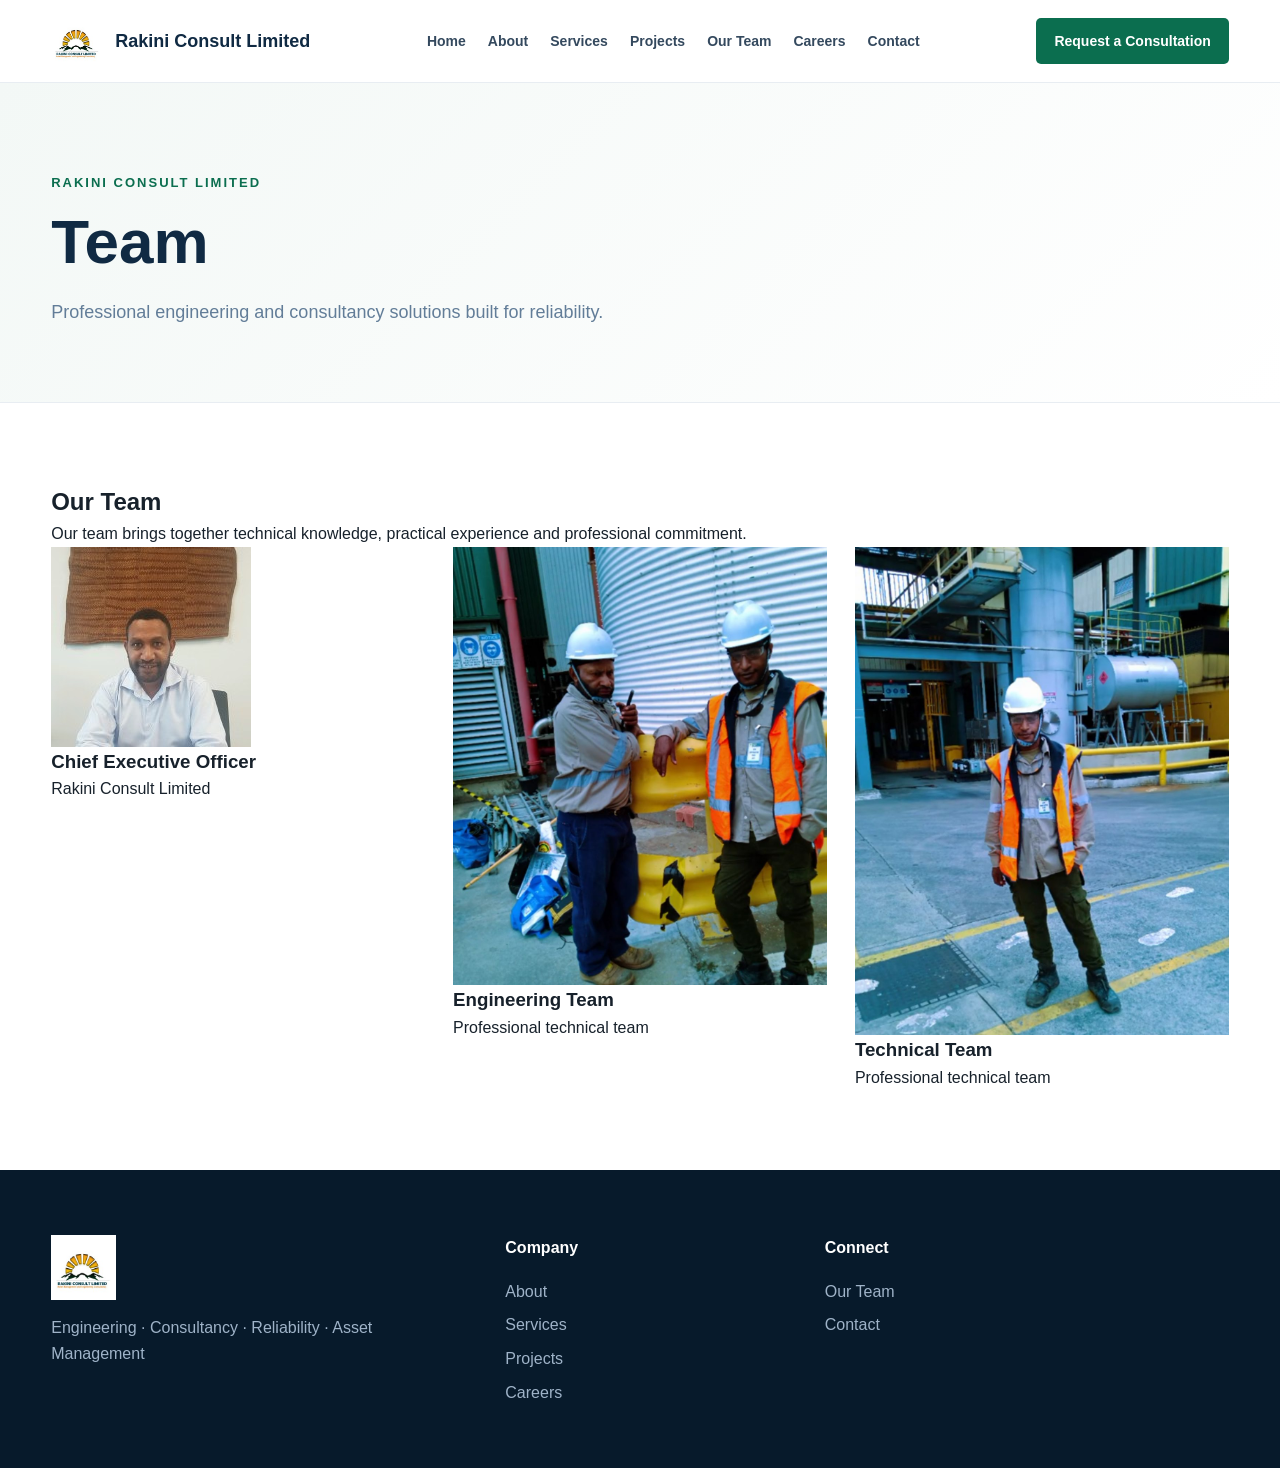
<file: team.html>
<!DOCTYPE html>
<html lang="en">
<head>
    <meta charset="UTF-8">
    <meta name="viewport" content="width=device-width, initial-scale=1.0">
    <title>Team | Rakini Consult Limited</title>
    <link rel="stylesheet" href="css/style.css">
</head>

<body>

<header class="site-header">
    <div class="container nav-container">

        <a href="index.html" class="brand">
            <img src="images/logo.jpeg" alt="Rakini Consult Limited logo">
            <span>Rakini Consult Limited</span>
        </a>

        <nav class="main-nav">
            <a href="index.html">Home</a>
            <a href="about.html">About</a>
            <a href="services.html">Services</a>
            <a href="projects.html">Projects</a>
            <a href="team.html">Our Team</a>
            <a href="careers.html">Careers</a>
            <a href="contact.html">Contact</a>
        </nav>

        <a href="contact.html" class="nav-button">
            Request a Consultation
        </a>

    </div>
</header>

<main>

<section class="page-hero">
    <div class="container">
        <p class="eyebrow">RAKINI CONSULT LIMITED</p>
        <h1>Team</h1>
        <p>
            Professional engineering and consultancy solutions
            built for reliability.
        </p>
    </div>
</section>

<section class="container" style="padding:80px 0;">

<h2>Our Team</h2>
<p>
Our team brings together technical knowledge, practical experience and
professional commitment.
</p>

<div class="team-grid">

<div>
<img src="images/ceo.jpeg" alt="CEO of Rakini Consult Limited">
<h3>Chief Executive Officer</h3>
<p>Rakini Consult Limited</p>
</div>

<div>
<img src="images/team1.jpg" alt="Rakini Consult Limited employee">
<h3>Engineering Team</h3>
<p>Professional technical team</p>
</div>

<div>
<img src="images/team2.jpg" alt="Rakini Consult Limited employee">
<h3>Technical Team</h3>
<p>Professional technical team</p>
</div>

</div>

</section>

</main>

<footer class="site-footer">
    <div class="container footer-grid">

        <div>
            <img src="images/logo.jpeg"
                 alt="Rakini Consult Limited"
                 class="footer-logo">

            <p>
                Engineering · Consultancy · Reliability · Asset Management
            </p>
        </div>

        <div>
            <h4>Company</h4>
            <a href="about.html">About</a>
            <a href="services.html">Services</a>
            <a href="projects.html">Projects</a>
            <a href="careers.html">Careers</a>
        </div>

        <div>
            <h4>Connect</h4>
            <a href="team.html">Our Team</a>
            <a href="contact.html">Contact</a>
        </div>

    </div>
</footer>

</body>
</html>
</file>
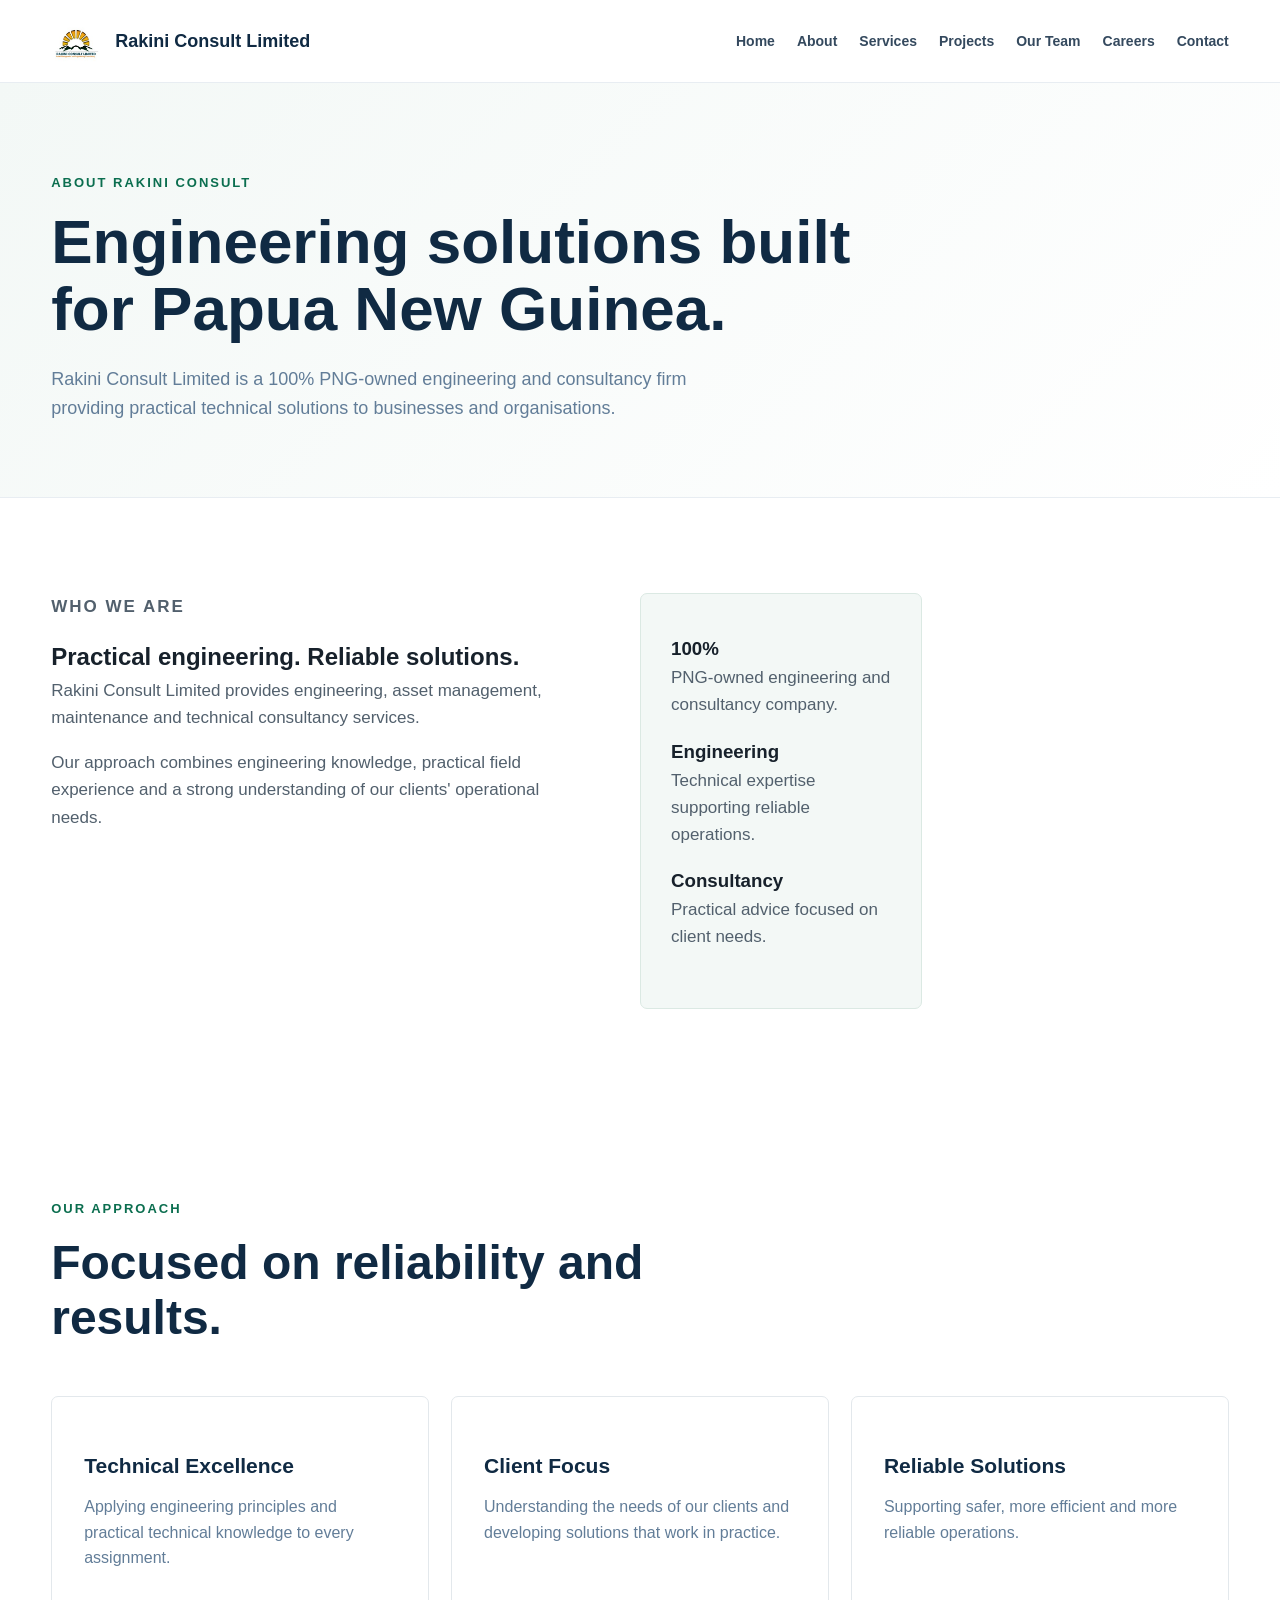
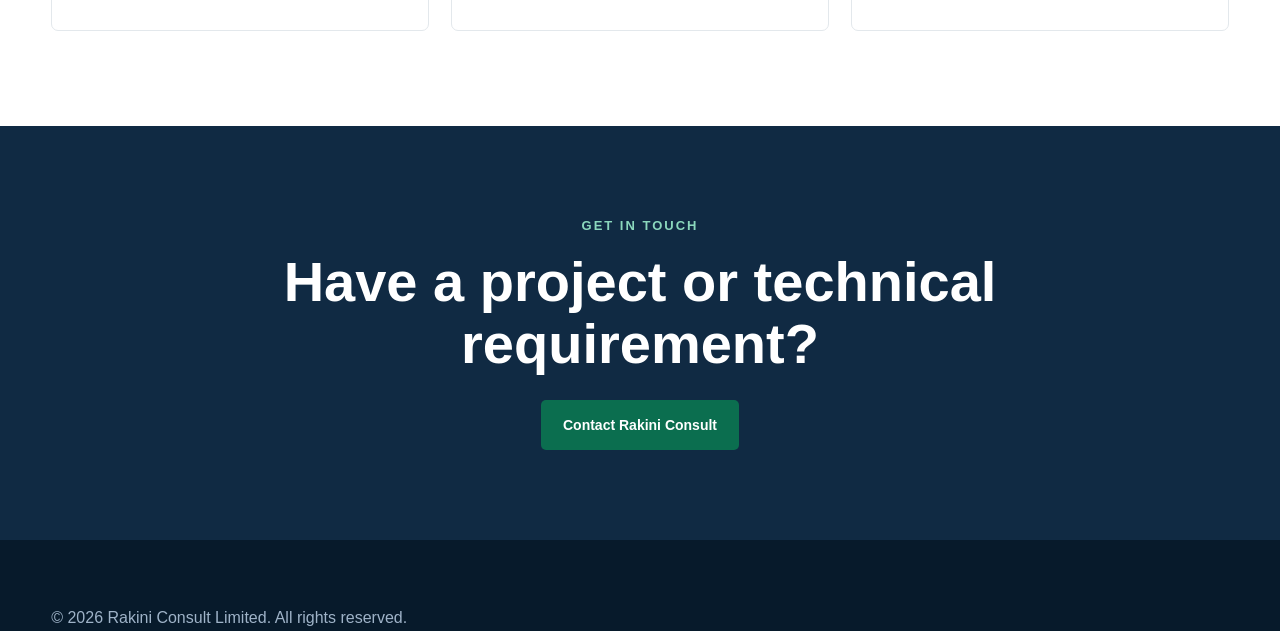
<file: public/about.html>
<!DOCTYPE html>
<html lang="en">
<head>
    <meta charset="UTF-8">
    <meta name="viewport" content="width=device-width, initial-scale=1.0">
    <title>About Us | Rakini Consult Limited</title>
    <link rel="stylesheet" href="css/style.css">
</head>

<body>

<header class="site-header">
    <div class="container nav">
        <a href="index.html" class="brand">
            <img src="images/logo.jpeg" alt="Rakini Consult Limited">
            <span>Rakini Consult Limited</span>
        </a>

        <nav>
            <a href="index.html">Home</a>
            <a href="about.html">About</a>
            <a href="services.html">Services</a>
            <a href="projects.html">Projects</a>
            <a href="team.html">Our Team</a>
            <a href="careers.html">Careers</a>
            <a href="contact.html">Contact</a>
        </nav>
    </div>
</header>

<main>

<section class="page-hero">
    <div class="container">
        <p class="eyebrow">ABOUT RAKINI CONSULT</p>

        <h1>
            Engineering solutions built for Papua New Guinea.
        </h1>

        <p>
            Rakini Consult Limited is a 100% PNG-owned engineering
            and consultancy firm providing practical technical
            solutions to businesses and organisations.
        </p>
    </div>
</section>

<section class="section">
    <div class="container intro-grid">

        <div>
            <p class="eyebrow">WHO WE ARE</p>

            <h2>Practical engineering. Reliable solutions.</h2>

            <p>
                Rakini Consult Limited provides engineering,
                asset management, maintenance and technical
                consultancy services.
            </p>

            <p>
                Our approach combines engineering knowledge,
                practical field experience and a strong
                understanding of our clients' operational needs.
            </p>
        </div>

        <div class="stat-box">
            <h3>100%</h3>
            <p>PNG-owned engineering and consultancy company.</p>

            <h3>Engineering</h3>
            <p>Technical expertise supporting reliable operations.</p>

            <h3>Consultancy</h3>
            <p>Practical advice focused on client needs.</p>
        </div>

    </div>
</section>

<section class="section">
    <div class="container">

        <div class="section-heading">
            <p class="eyebrow">OUR APPROACH</p>
            <h2>Focused on reliability and results.</h2>
        </div>

        <div class="service-grid">

            <article class="service-card">
                <h3>Technical Excellence</h3>
                <p>
                    Applying engineering principles and practical
                    technical knowledge to every assignment.
                </p>
            </article>

            <article class="service-card">
                <h3>Client Focus</h3>
                <p>
                    Understanding the needs of our clients and
                    developing solutions that work in practice.
                </p>
            </article>

            <article class="service-card">
                <h3>Reliable Solutions</h3>
                <p>
                    Supporting safer, more efficient and more
                    reliable operations.
                </p>
            </article>

        </div>

    </div>
</section>

<section class="cta">
    <div class="container">
        <p class="eyebrow">GET IN TOUCH</p>
        <h2>Have a project or technical requirement?</h2>

        <a href="contact.html" class="button primary">
            Contact Rakini Consult
        </a>
    </div>
</section>

</main>

<footer class="site-footer">
    <div class="container">
        <p>© 2026 Rakini Consult Limited. All rights reserved.</p>
    </div>
</footer>

</body>
</html>
</file>
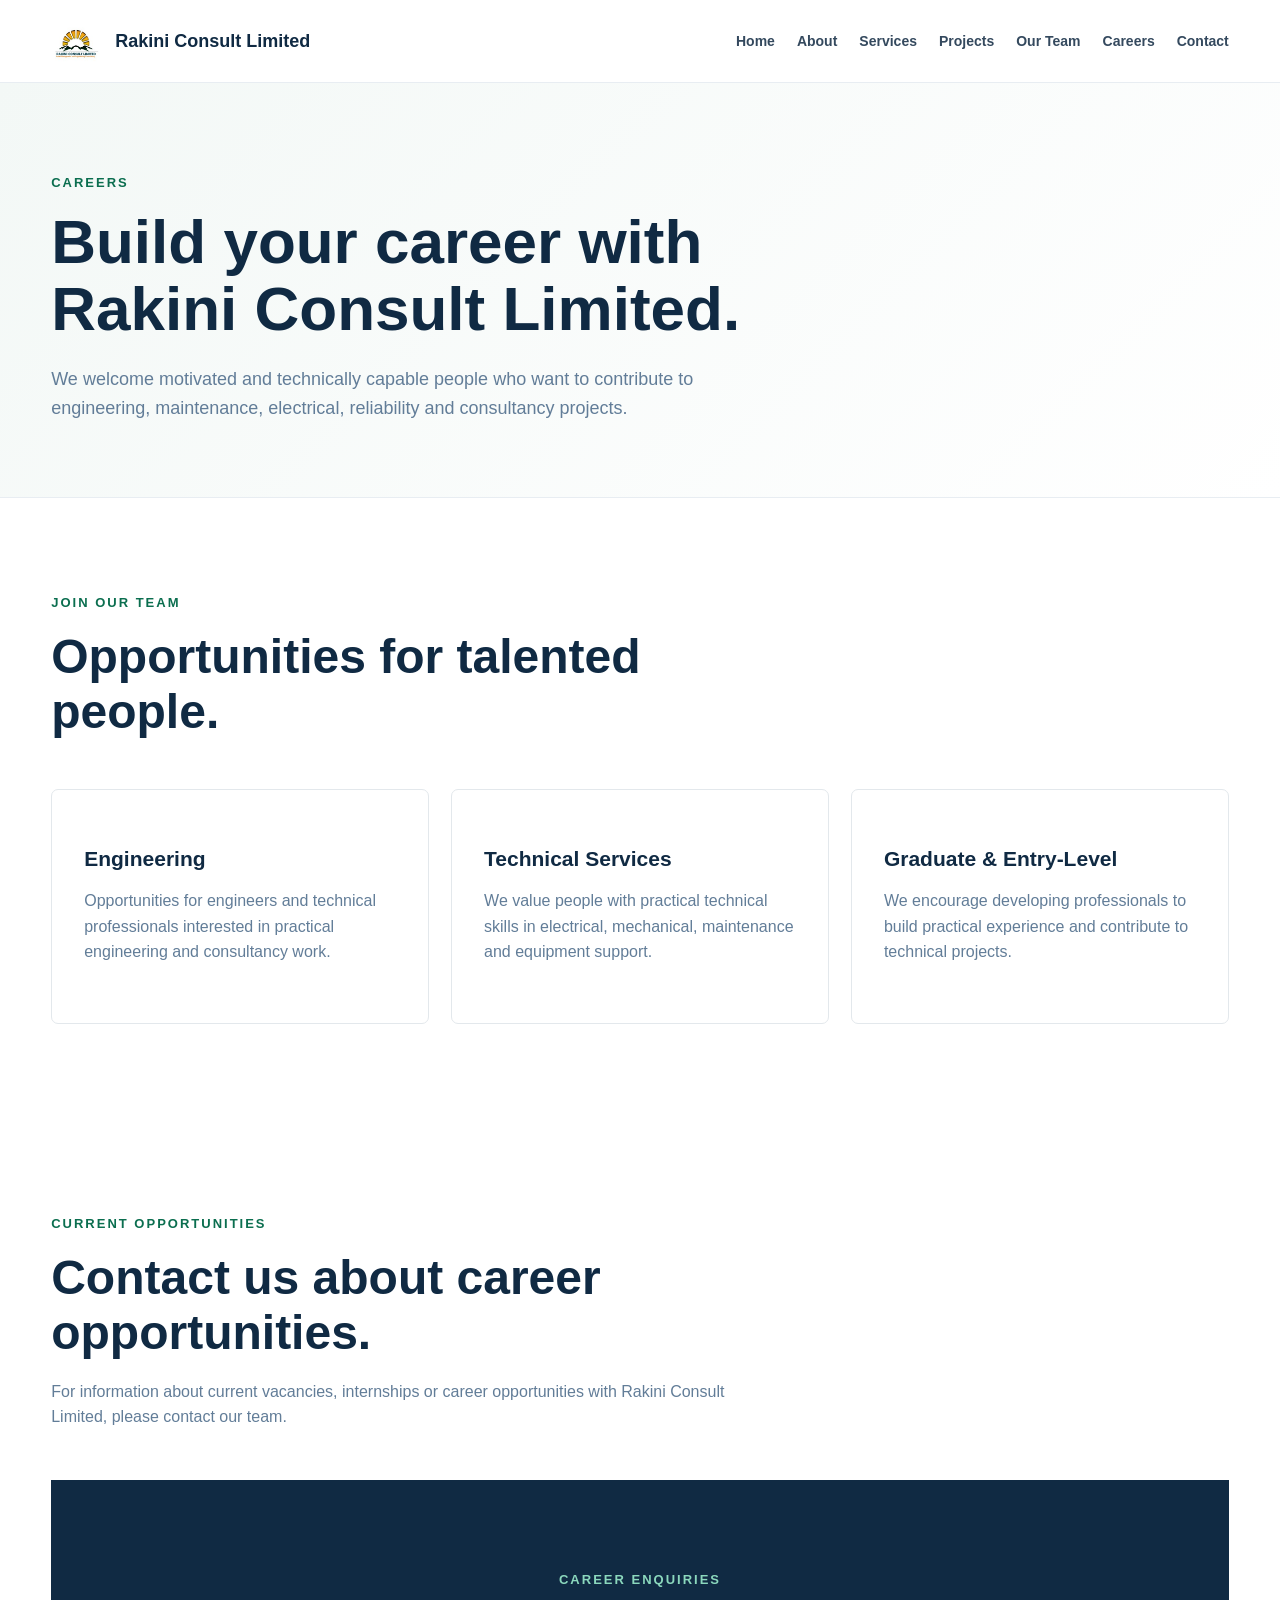
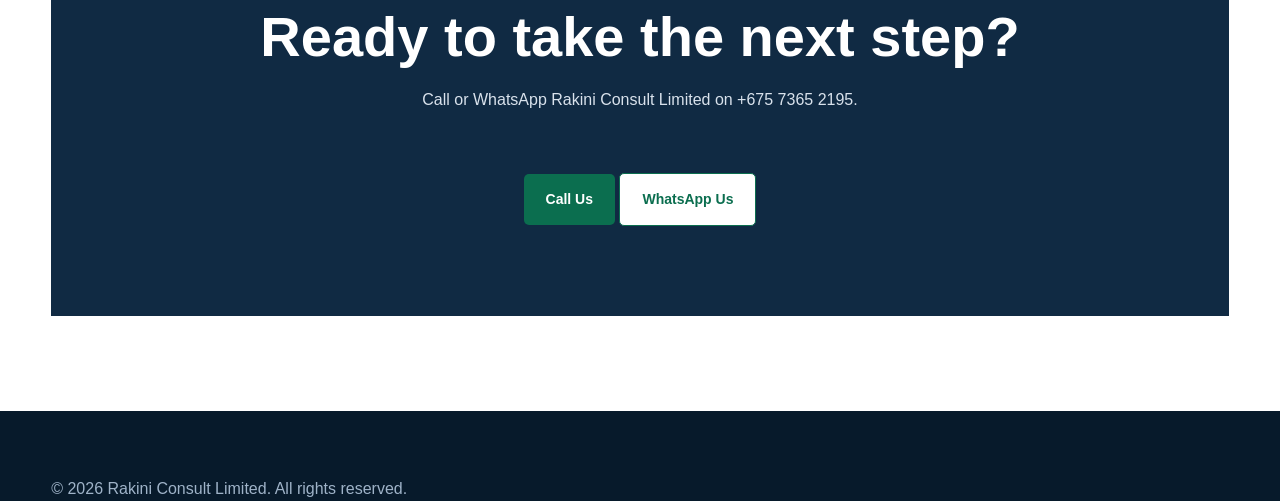
<file: public/careers.html>
<!DOCTYPE html>
<html lang="en">
<head>
    <meta charset="UTF-8">
    <meta name="viewport" content="width=device-width, initial-scale=1.0">
    <title>Careers | Rakini Consult Limited</title>
    <link rel="stylesheet" href="css/style.css">
</head>

<body>

<header class="site-header">
    <div class="container nav">

        <a href="index.html" class="brand">
            <img src="images/logo.jpeg" alt="Rakini Consult Limited">
            <span>Rakini Consult Limited</span>
        </a>

        <nav>
            <a href="index.html">Home</a>
            <a href="about.html">About</a>
            <a href="services.html">Services</a>
            <a href="projects.html">Projects</a>
            <a href="team.html">Our Team</a>
            <a href="careers.html">Careers</a>
            <a href="contact.html">Contact</a>
        </nav>

    </div>
</header>

<main>

<section class="page-hero">
    <div class="container">

        <p class="eyebrow">CAREERS</p>

        <h1>
            Build your career with Rakini Consult Limited.
        </h1>

        <p>
            We welcome motivated and technically capable people
            who want to contribute to engineering, maintenance,
            electrical, reliability and consultancy projects.
        </p>

    </div>
</section>

<section class="section">

    <div class="container">

        <div class="section-heading">
            <p class="eyebrow">JOIN OUR TEAM</p>

            <h2>
                Opportunities for talented people.
            </h2>
        </div>

        <div class="service-grid">

            <article class="service-card">
                <h3>Engineering</h3>
                <p>
                    Opportunities for engineers and technical
                    professionals interested in practical engineering
                    and consultancy work.
                </p>
            </article>

            <article class="service-card">
                <h3>Technical Services</h3>
                <p>
                    We value people with practical technical skills
                    in electrical, mechanical, maintenance and
                    equipment support.
                </p>
            </article>

            <article class="service-card">
                <h3>Graduate & Entry-Level</h3>
                <p>
                    We encourage developing professionals to build
                    practical experience and contribute to technical
                    projects.
                </p>
            </article>

        </div>

    </div>

</section>

<section class="section">

    <div class="container">

        <div class="section-heading">

            <p class="eyebrow">CURRENT OPPORTUNITIES</p>

            <h2>
                Contact us about career opportunities.
            </h2>

            <p>
                For information about current vacancies,
                internships or career opportunities with
                Rakini Consult Limited, please contact our team.
            </p>

        </div>

        <div class="cta">

            <p class="eyebrow">CAREER ENQUIRIES</p>

            <h2>
                Ready to take the next step?
            </h2>

            <p>
                Call or WhatsApp Rakini Consult Limited
                on +675 7365 2195.
            </p>

            <br>

            <a href="tel:+67573652195" class="button primary">
                Call Us
            </a>

            <a href="https://wa.me/67573652195"
               target="_blank"
               rel="noopener"
               class="button secondary">
                WhatsApp Us
            </a>

        </div>

    </div>

</section>

</main>

<footer class="site-footer">

    <div class="container">

        <p>
            © 2026 Rakini Consult Limited. All rights reserved.
        </p>

    </div>

</footer>

</body>
</html>
</file>
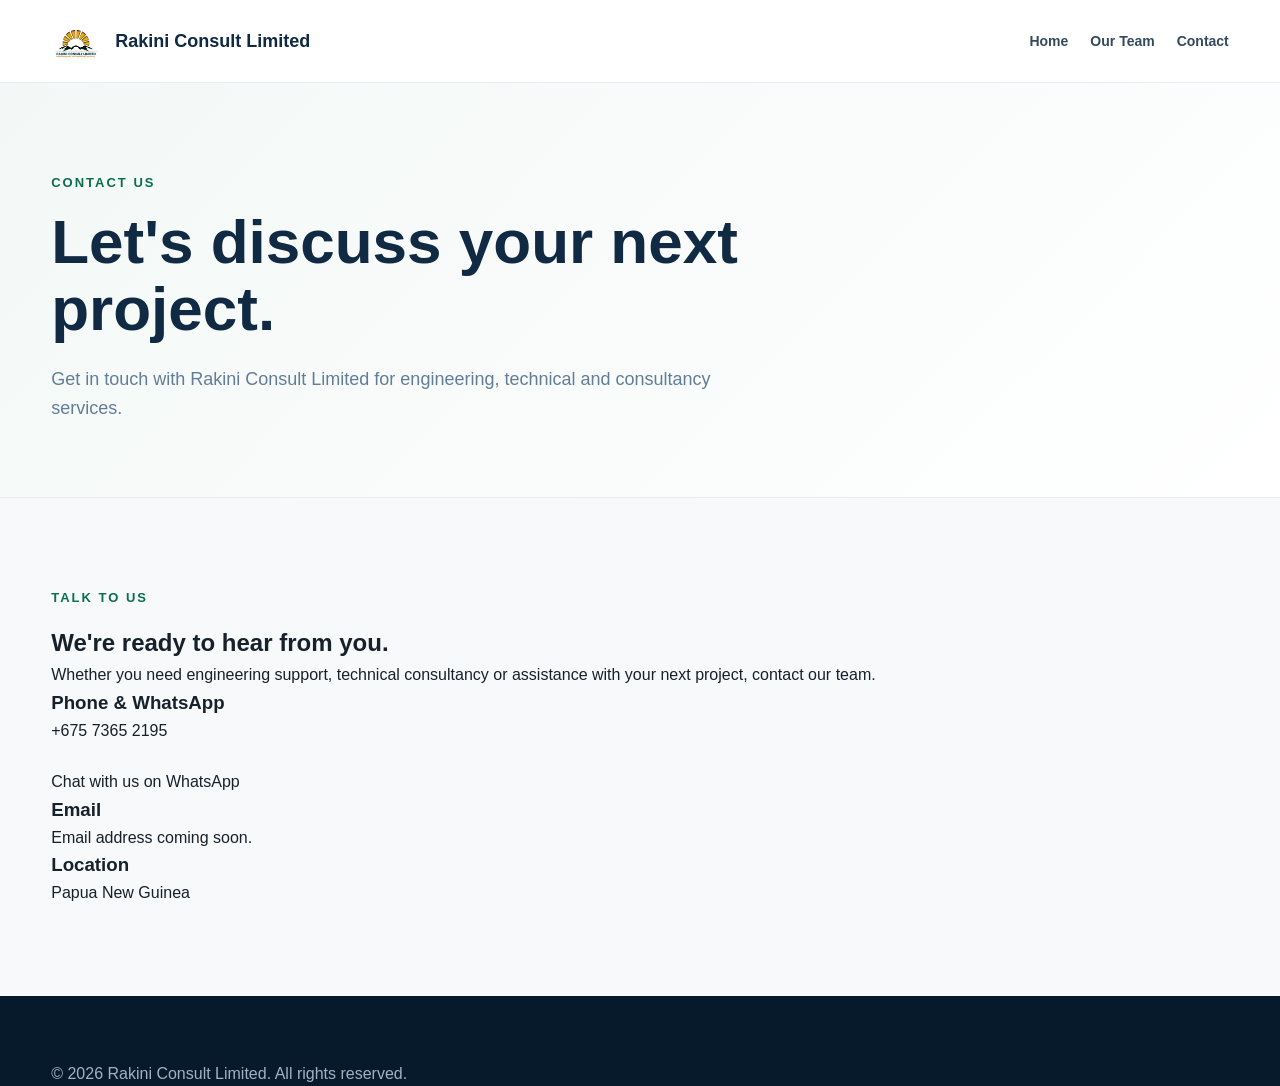
<file: public/contact.html>
<!DOCTYPE html>
<html lang="en">
<head>
    <meta charset="UTF-8">
    <meta name="viewport" content="width=device-width, initial-scale=1.0">
    <title>Contact Us | Rakini Consult Limited</title>
    <link rel="stylesheet" href="css/style.css">
</head>

<body>

<header class="site-header">
    <div class="container nav">
        <a href="index.html" class="brand">
            <img src="images/logo.jpeg" alt="Rakini Consult Limited">
            <span>Rakini Consult Limited</span>
        </a>

        <nav>
            <a href="index.html">Home</a>
            <a href="team.html">Our Team</a>
            <a href="contact.html">Contact</a>
        </nav>
    </div>
</header>

<main>

<section class="page-hero">
    <div class="container">
        <p class="eyebrow">CONTACT US</p>

        <h1>Let's discuss your next project.</h1>

        <p>
            Get in touch with Rakini Consult Limited for
            engineering, technical and consultancy services.
        </p>
    </div>
</section>

<section class="team-section">
    <div class="container">

        <div class="contact-content">

            <div>
                <p class="eyebrow">TALK TO US</p>

                <h2>We're ready to hear from you.</h2>

                <p>
                    Whether you need engineering support,
                    technical consultancy or assistance with
                    your next project, contact our team.
                </p>
            </div>

            <div class="contact-details">

                <div class="contact-item">
                    <h3>Phone & WhatsApp</h3>

                    <a href="tel:+67573652195">
                        +675 7365 2195
                    </a>

                    <br><br>

                    <a href="https://wa.me/67573652195" target="_blank">
                        Chat with us on WhatsApp
                    </a>
                </div>

                <div class="contact-item">
                    <h3>Email</h3>

                    <p>
                        Email address coming soon.
                    </p>
                </div>

                <div class="contact-item">
                    <h3>Location</h3>

                    <p>
                        Papua New Guinea
                    </p>
                </div>

            </div>

        </div>

    </div>
</section>

</main>

<footer class="site-footer">
    <div class="container">
        <p>© 2026 Rakini Consult Limited. All rights reserved.</p>
    </div>
</footer>

</body>
</html>
</file>
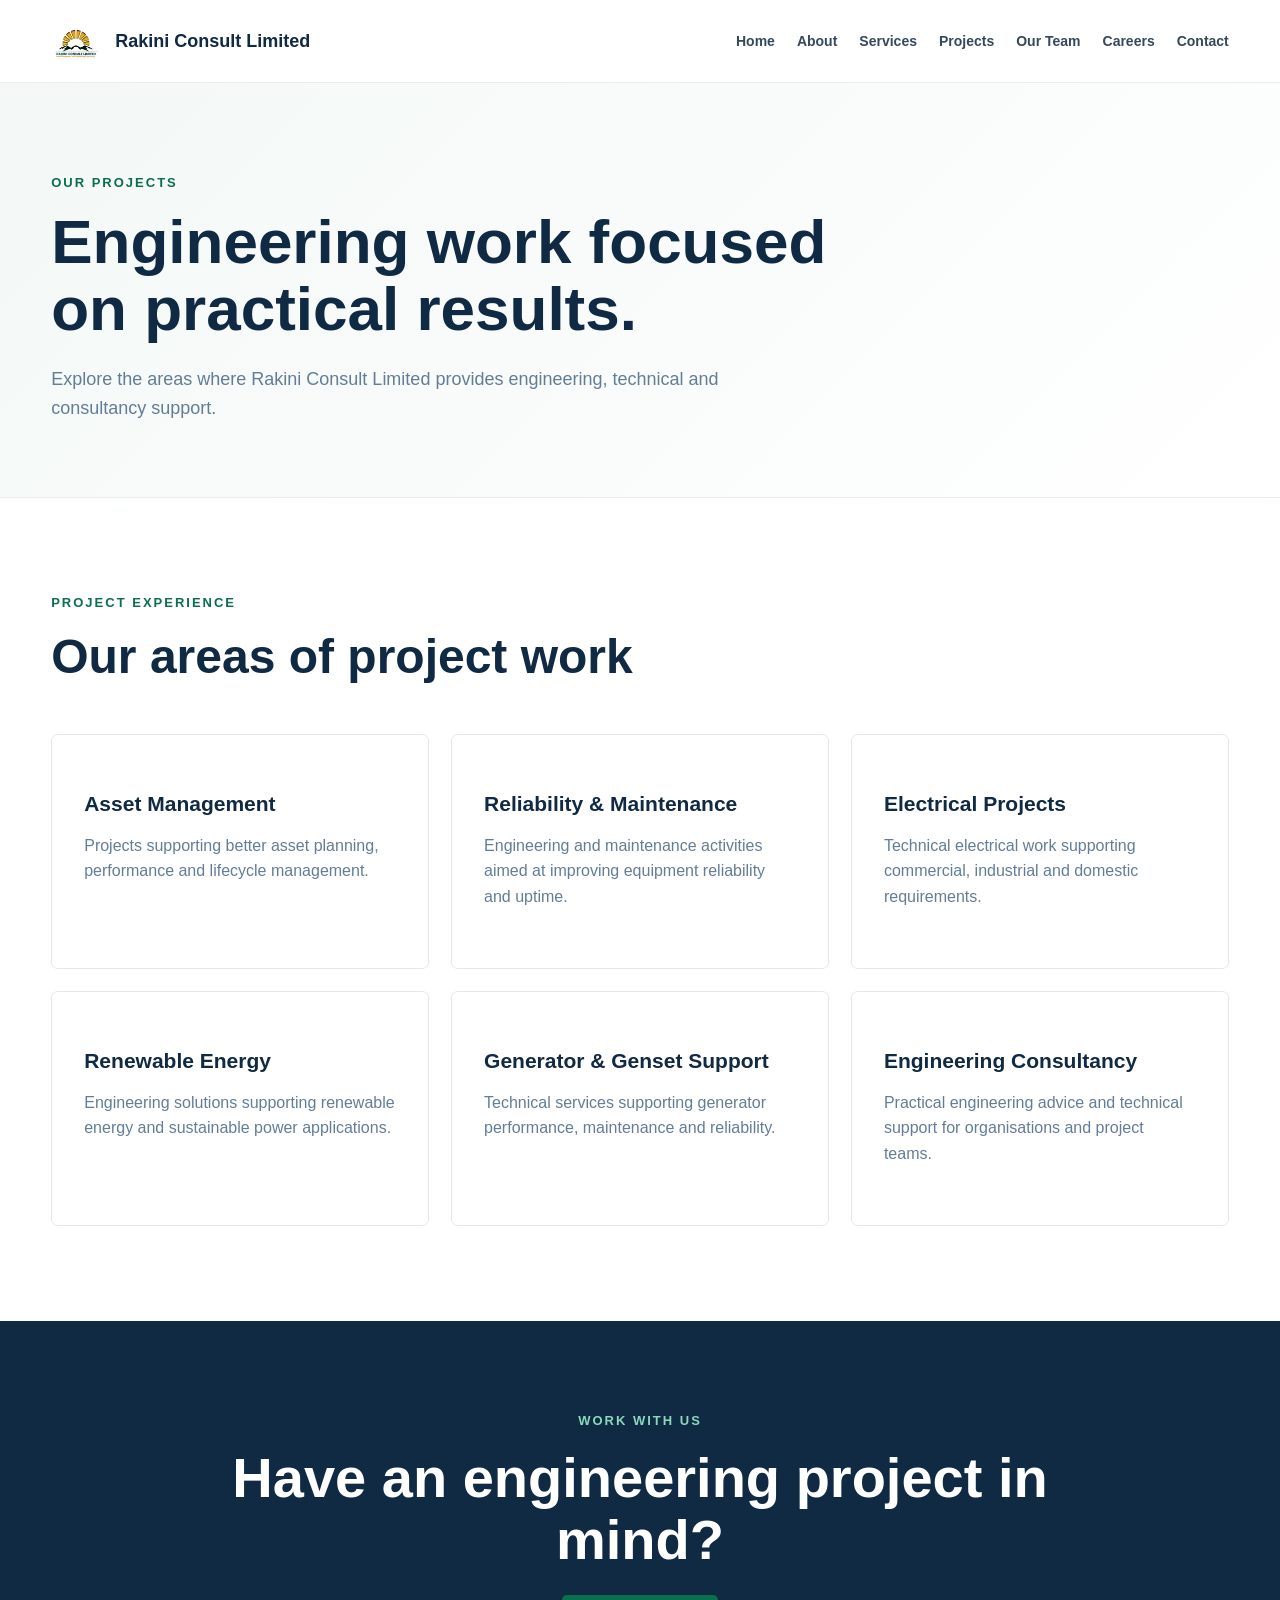
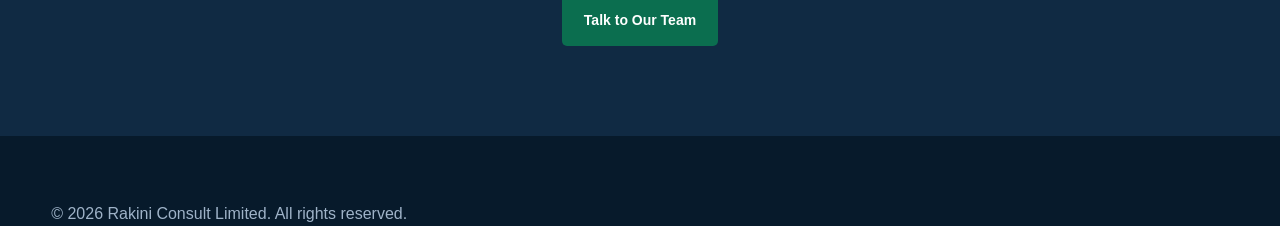
<file: public/projects.html>
<!DOCTYPE html>
<html lang="en">
<head>
    <meta charset="UTF-8">
    <meta name="viewport" content="width=device-width, initial-scale=1.0">
    <title>Projects | Rakini Consult Limited</title>
    <link rel="stylesheet" href="css/style.css">
</head>

<body>

<header class="site-header">
    <div class="container nav">
        <a href="index.html" class="brand">
            <img src="images/logo.jpeg" alt="Rakini Consult Limited">
            <span>Rakini Consult Limited</span>
        </a>

        <nav>
            <a href="index.html">Home</a>
            <a href="about.html">About</a>
            <a href="services.html">Services</a>
            <a href="projects.html">Projects</a>
            <a href="team.html">Our Team</a>
            <a href="careers.html">Careers</a>
            <a href="contact.html">Contact</a>
        </nav>
    </div>
</header>

<main>

<section class="page-hero">
    <div class="container">
        <p class="eyebrow">OUR PROJECTS</p>

        <h1>
            Engineering work focused on practical results.
        </h1>

        <p>
            Explore the areas where Rakini Consult Limited
            provides engineering, technical and consultancy support.
        </p>
    </div>
</section>

<section class="section">
    <div class="container">

        <div class="section-heading">
            <p class="eyebrow">PROJECT EXPERIENCE</p>
            <h2>Our areas of project work</h2>
        </div>

        <div class="service-grid">

            <article class="service-card">
                <h3>Asset Management</h3>
                <p>
                    Projects supporting better asset planning,
                    performance and lifecycle management.
                </p>
            </article>

            <article class="service-card">
                <h3>Reliability & Maintenance</h3>
                <p>
                    Engineering and maintenance activities aimed
                    at improving equipment reliability and uptime.
                </p>
            </article>

            <article class="service-card">
                <h3>Electrical Projects</h3>
                <p>
                    Technical electrical work supporting
                    commercial, industrial and domestic requirements.
                </p>
            </article>

            <article class="service-card">
                <h3>Renewable Energy</h3>
                <p>
                    Engineering solutions supporting renewable
                    energy and sustainable power applications.
                </p>
            </article>

            <article class="service-card">
                <h3>Generator & Genset Support</h3>
                <p>
                    Technical services supporting generator
                    performance, maintenance and reliability.
                </p>
            </article>

            <article class="service-card">
                <h3>Engineering Consultancy</h3>
                <p>
                    Practical engineering advice and technical
                    support for organisations and project teams.
                </p>
            </article>

        </div>

    </div>
</section>

<section class="cta">
    <div class="container">

        <p class="eyebrow">WORK WITH US</p>

        <h2>
            Have an engineering project in mind?
        </h2>

        <a href="contact.html" class="button primary">
            Talk to Our Team
        </a>

    </div>
</section>

</main>

<footer class="site-footer">
    <div class="container">
        <p>© 2026 Rakini Consult Limited. All rights reserved.</p>
    </div>
</footer>

</body>
</html>
</file>
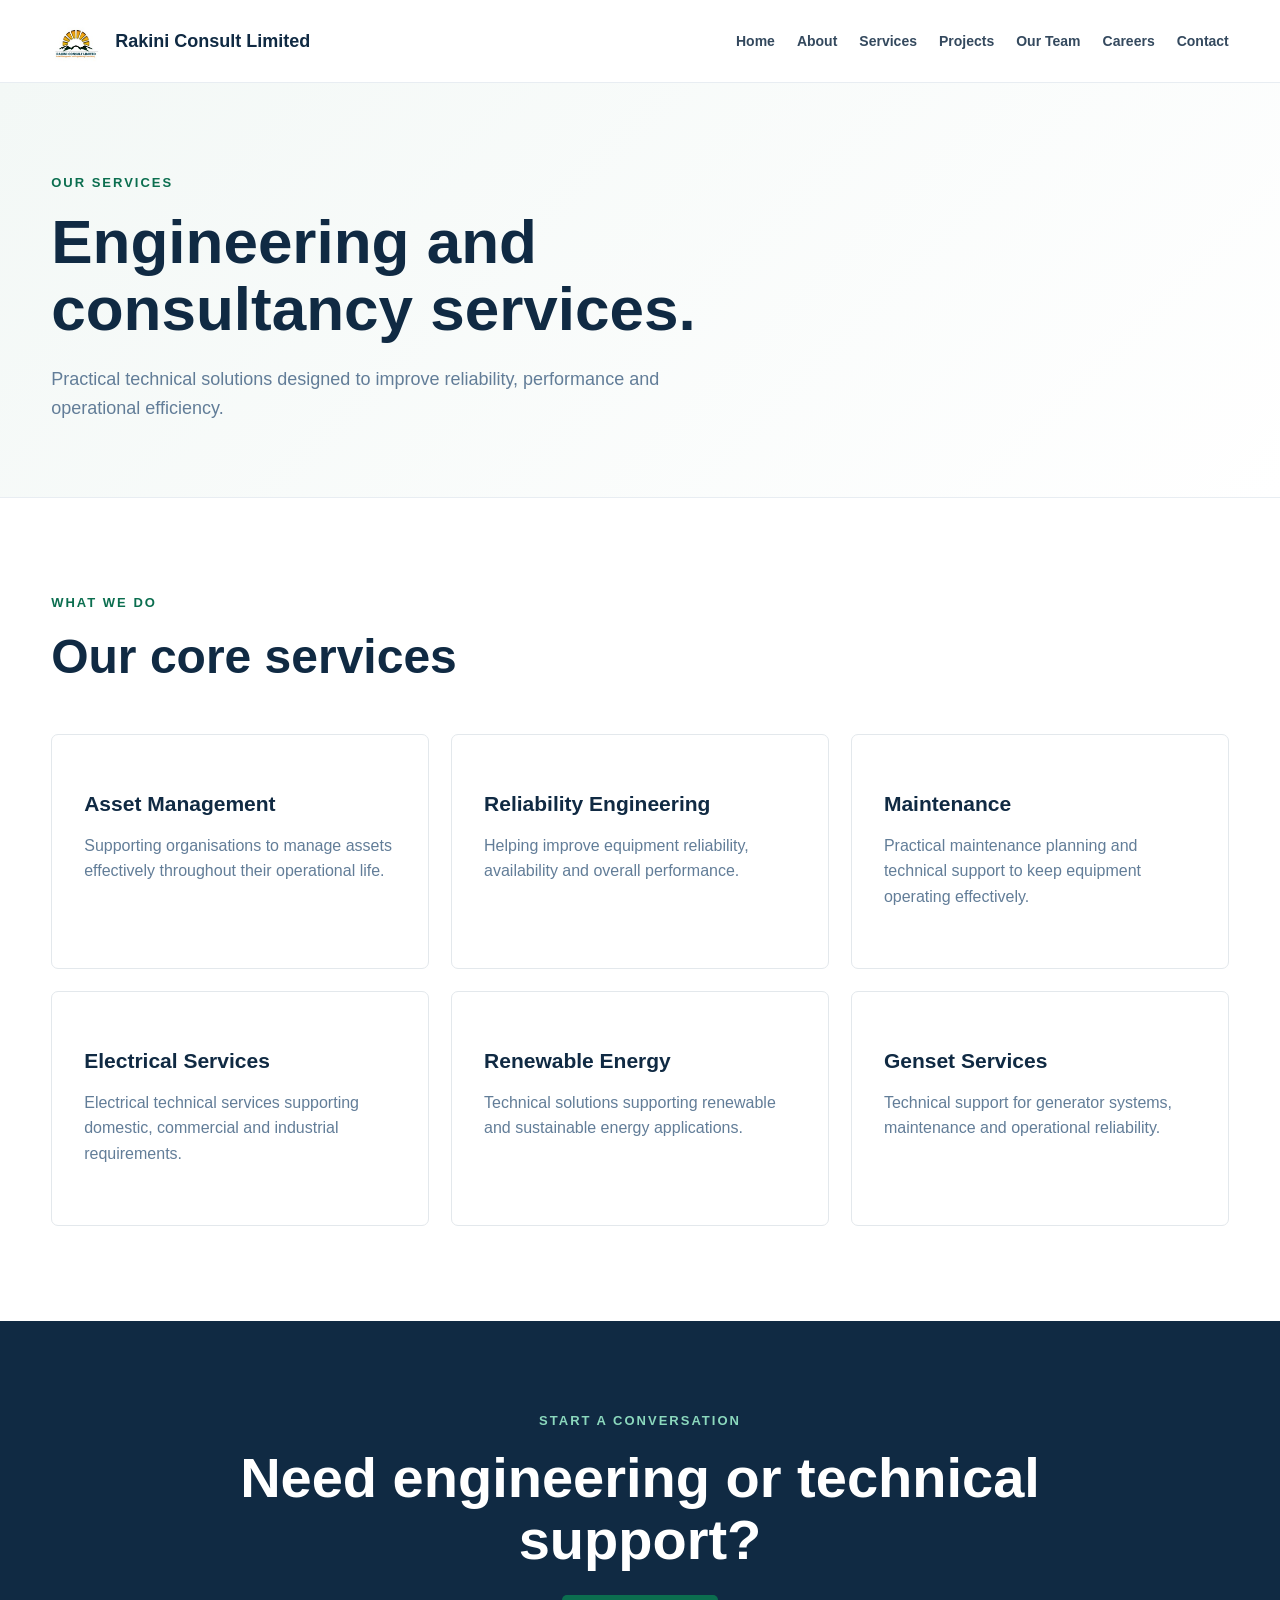
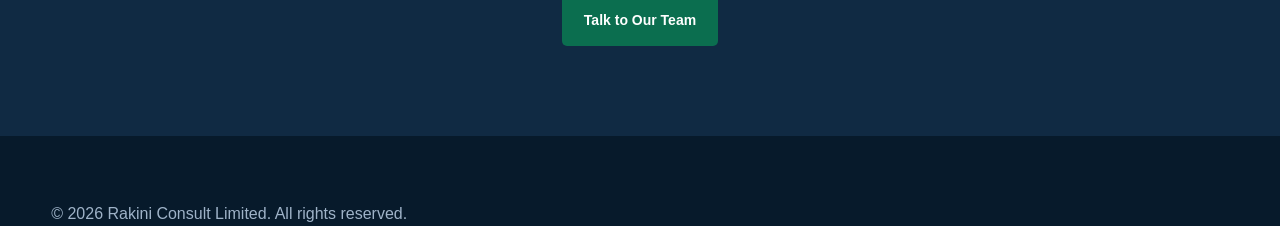
<file: public/services.html>
<!DOCTYPE html>
<html lang="en">
<head>
    <meta charset="UTF-8">
    <meta name="viewport" content="width=device-width, initial-scale=1.0">
    <title>Services | Rakini Consult Limited</title>
    <link rel="stylesheet" href="css/style.css">
</head>

<body>

<header class="site-header">
    <div class="container nav">
        <a href="index.html" class="brand">
            <img src="images/logo.jpeg" alt="Rakini Consult Limited">
            <span>Rakini Consult Limited</span>
        </a>

        <nav>
            <a href="index.html">Home</a>
            <a href="about.html">About</a>
            <a href="services.html">Services</a>
            <a href="projects.html">Projects</a>
            <a href="team.html">Our Team</a>
            <a href="careers.html">Careers</a>
            <a href="contact.html">Contact</a>
        </nav>
    </div>
</header>

<main>

<section class="page-hero">
    <div class="container">
        <p class="eyebrow">OUR SERVICES</p>

        <h1>
            Engineering and consultancy services.
        </h1>

        <p>
            Practical technical solutions designed to improve
            reliability, performance and operational efficiency.
        </p>
    </div>
</section>

<section class="section">
    <div class="container">

        <div class="section-heading">
            <p class="eyebrow">WHAT WE DO</p>
            <h2>Our core services</h2>
        </div>

        <div class="service-grid">

            <article class="service-card">
                <h3>Asset Management</h3>
                <p>
                    Supporting organisations to manage assets
                    effectively throughout their operational life.
                </p>
            </article>

            <article class="service-card">
                <h3>Reliability Engineering</h3>
                <p>
                    Helping improve equipment reliability,
                    availability and overall performance.
                </p>
            </article>

            <article class="service-card">
                <h3>Maintenance</h3>
                <p>
                    Practical maintenance planning and technical
                    support to keep equipment operating effectively.
                </p>
            </article>

            <article class="service-card">
                <h3>Electrical Services</h3>
                <p>
                    Electrical technical services supporting
                    domestic, commercial and industrial requirements.
                </p>
            </article>

            <article class="service-card">
                <h3>Renewable Energy</h3>
                <p>
                    Technical solutions supporting renewable and
                    sustainable energy applications.
                </p>
            </article>

            <article class="service-card">
                <h3>Genset Services</h3>
                <p>
                    Technical support for generator systems,
                    maintenance and operational reliability.
                </p>
            </article>

        </div>

    </div>
</section>

<section class="cta">
    <div class="container">

        <p class="eyebrow">START A CONVERSATION</p>

        <h2>
            Need engineering or technical support?
        </h2>

        <a href="contact.html" class="button primary">
            Talk to Our Team
        </a>

    </div>
</section>

</main>

<footer class="site-footer">
    <div class="container">
        <p>© 2026 Rakini Consult Limited. All rights reserved.</p>
    </div>
</footer>

</body>
</html>
</file>
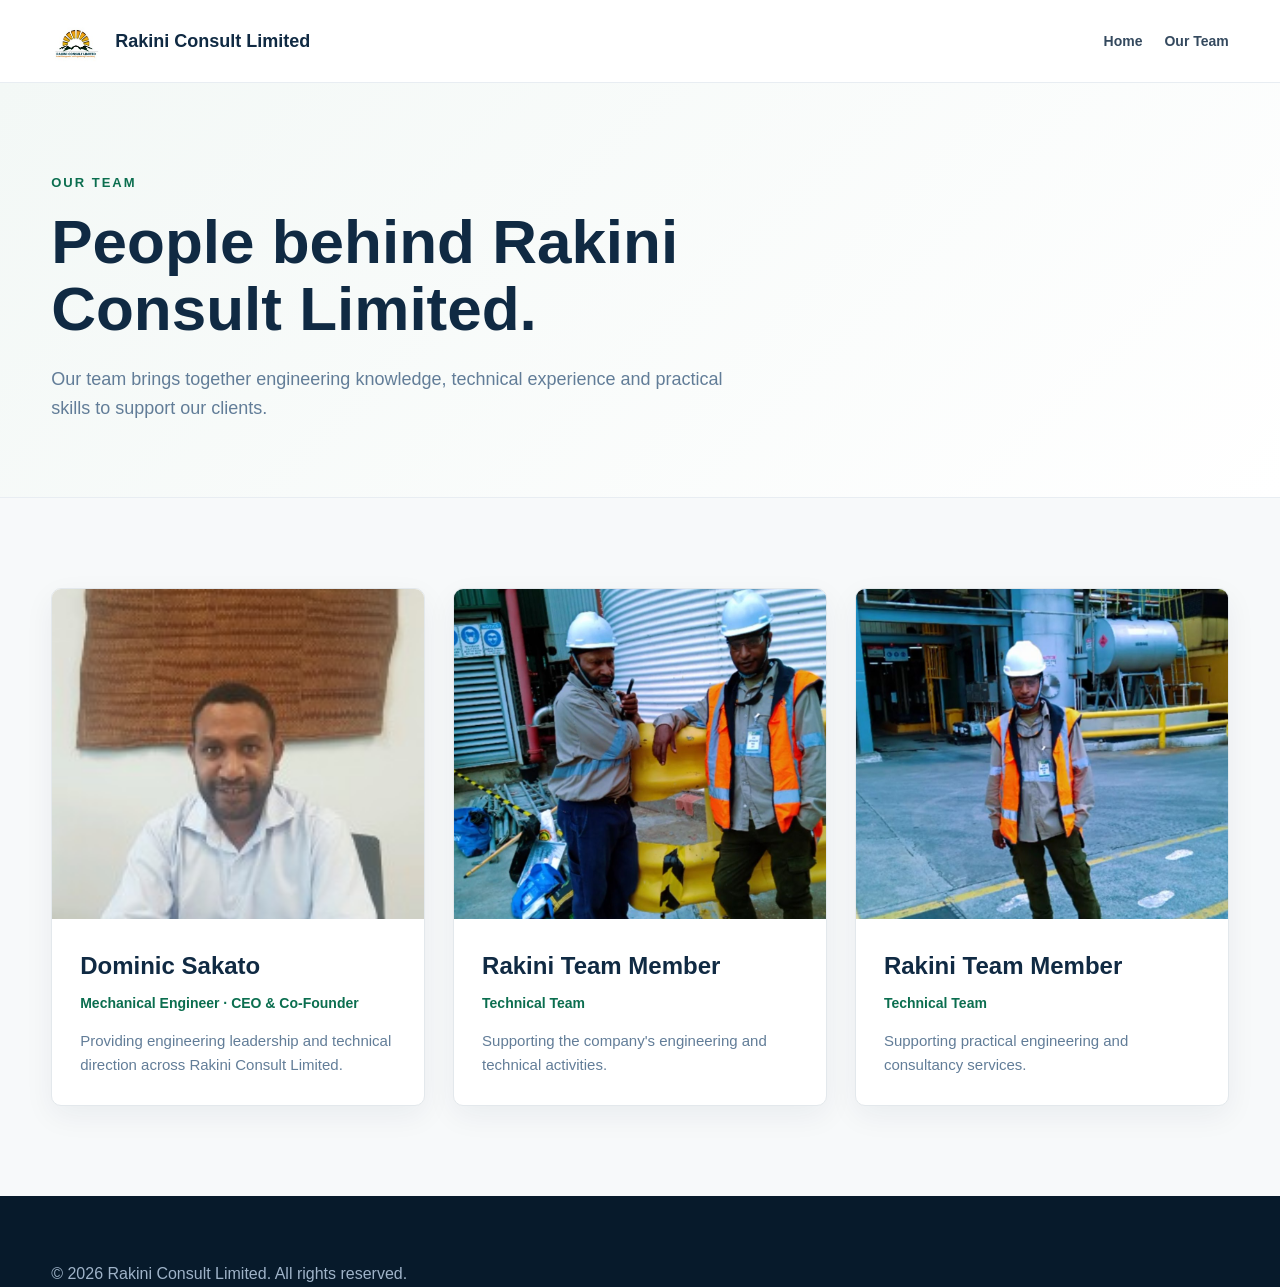
<file: public/team.html>
<!DOCTYPE html><html lang="en">
<head>
    <meta charset="UTF-8">
    <meta name="viewport" content="width=device-width, initial-scale=1.0">
    <title>Our Team | Rakini Consult Limited</title>
    <link rel="stylesheet" href="css/style.css">
</head><body><header class="site-header">
    <div class="container nav">
        <a href="index.html" class="brand">
            <img src="images/logo.jpeg" alt="Rakini Consult Limited">
            <span>Rakini Consult Limited</span>
        </a>    <nav>
        <a href="index.html">Home</a>
        <a href="team.html">Our Team</a>
    </nav>
</div>

</header><main><section class="page-hero">
    <div class="container">
        <p class="eyebrow">OUR TEAM</p>
        <h1>People behind Rakini Consult Limited.</h1>
        <p>
            Our team brings together engineering knowledge,
            technical experience and practical skills to support
            our clients.
        </p>
    </div>
</section><section class="team-section">
    <div class="container">    <div class="team-grid">

        <article class="team-card">
            <img src="images/ceo.jpeg" alt="Dominic Sakato, CEO and Co-Founder">
            <div class="team-info">
                <h2>Dominic Sakato</h2>
                <p class="role">Mechanical Engineer · CEO & Co-Founder</p>
                <p>
                    Providing engineering leadership and technical
                    direction across Rakini Consult Limited.
                </p>
            </div>
        </article>

        <article class="team-card">
            <img src="images/team1.jpg" alt="Rakini Consult Limited employee">
            <div class="team-info">
                <h2>Rakini Team Member</h2>
                <p class="role">Technical Team</p>
                <p>
                    Supporting the company's engineering and
                    technical activities.
                </p>
            </div>
        </article>

        <article class="team-card">
            <img src="images/team2.jpg" alt="Rakini Consult Limited employee">
            <div class="team-info">
                <h2>Rakini Team Member</h2>
                <p class="role">Technical Team</p>
                <p>
                    Supporting practical engineering and
                    consultancy services.
                </p>
            </div>
        </article>

    </div>

</div>

</section></main><footer class="site-footer">
    <div class="container">
        <p>© 2026 Rakini Consult Limited. All rights reserved.</p>
    </div>
</footer></body>
</html>
</file>
<file: css/style.css>
/* =========================================
   RAKINI CONSULT LIMITED
   Main Website Styles
   ========================================= */

* {
    margin: 0;
    padding: 0;
    box-sizing: border-box;
}

html {
    scroll-behavior: smooth;
}

body {
    font-family: Arial, Helvetica, sans-serif;
    line-height: 1.6;
    color: #17212b;
    background: #ffffff;
}

a {
    text-decoration: none;
    color: inherit;
}

img {
    max-width: 100%;
    display: block;
}

.container {
    width: min(1180px, 92%);
    margin: 0 auto;
}

/* =========================================
   HEADER
   ========================================= */

.site-header {
    background: #ffffff;
    border-bottom: 1px solid #e8edf2;
    position: sticky;
    top: 0;
    z-index: 1000;
}

.nav-container {
    min-height: 82px;
    display: flex;
    align-items: center;
    justify-content: space-between;
    gap: 25px;
}

.brand {
    display: flex;
    align-items: center;
    gap: 12px;
    font-weight: 700;
    font-size: 18px;
    color: #102a43;
    white-space: nowrap;
}

.brand img {
    width: 52px;
    height: 52px;
    object-fit: contain;
}

.main-nav {
    display: flex;
    align-items: center;
    gap: 22px;
}

.main-nav a {
    font-size: 14px;
    font-weight: 600;
    color: #34495e;
    transition: 0.25s ease;
}

.main-nav a:hover {
    color: #0b6e4f;
}

.nav-button {
    background: #0b6e4f;
    color: white;
    padding: 12px 18px;
    border-radius: 5px;
    font-size: 14px;
    font-weight: 700;
    transition: 0.25s ease;
}

.nav-button:hover {
    background: #084f3a;
}

/* =========================================
   HERO
   ========================================= */

.hero {
    background: linear-gradient(135deg, #f3f8f6, #ffffff);
    padding: 100px 0;
}

.hero-content {
    display: grid;
    grid-template-columns: 1.15fr 0.85fr;
    align-items: center;
    gap: 70px;
}

.eyebrow {
    color: #0b6e4f;
    font-size: 13px;
    font-weight: 800;
    letter-spacing: 2px;
    margin-bottom: 15px;
}

.hero h1 {
    font-size: clamp(42px, 6vw, 72px);
    line-height: 1.05;
    color: #102a43;
    margin-bottom: 25px;
    max-width: 750px;
}

.hero h1 span {
    display: block;
    color: #0b6e4f;
}

.hero-description {
    max-width: 650px;
    font-size: 18px;
    color: #52606d;
    margin-bottom: 35px;
}

.hero-actions {
    display: flex;
    flex-wrap: wrap;
    gap: 14px;
}

.button {
    display: inline-block;
    padding: 14px 22px;
    border-radius: 5px;
    font-weight: 700;
    font-size: 14px;
    transition: 0.25s ease;
}

.button.primary {
    background: #0b6e4f;
    color: #ffffff;
}

.button.primary:hover {
    background: #084f3a;
}

.button.secondary {
    border: 1px solid #0b6e4f;
    color: #0b6e4f;
    background: white;
}

.button.secondary:hover {
    background: #eaf5f1;
}

.hero-card {
    min-height: 390px;
    background: #102a43;
    border-radius: 10px;
    padding: 15px;
    box-shadow: 0 25px 60px rgba(16, 42, 67, 0.18);
}

.hero-card-inner {
    height: 100%;
    min-height: 360px;
    border: 1px solid rgba(255,255,255,0.18);
    border-radius: 7px;
    padding: 55px 40px;
    display: flex;
    flex-direction: column;
    justify-content: center;
}

.hero-card-inner p {
    color: #8bd8bd;
    font-size: 12px;
    font-weight: 800;
    letter-spacing: 2px;
    margin-top: 18px;
}

.hero-card-inner h2 {
    color: white;
    font-size: 34px;
    margin-bottom: 10px;
}

/* =========================================
   SECTIONS
   ========================================= */

.section {
    padding: 95px 0;
}

.section-heading {
    max-width: 700px;
    margin-bottom: 50px;
}

.section-heading h2 {
    color: #102a43;
    font-size: clamp(32px, 4vw, 48px);
    line-height: 1.15;
}

.section-heading p:not(.eyebrow) {
    color: #627d98;
    margin-top: 18px;
}

.centered {
    text-align: center;
    margin-left: auto;
    margin-right: auto;
}

/* =========================================
   INTRO
   ========================================= */

.intro {
    background: #ffffff;
}

.intro-grid {
    display: grid;
    grid-template-columns: 2fr 1fr 1fr;
    gap: 25px;
    align-items: stretch;
}

.intro-grid > div:first-child {
    padding-right: 40px;
}

.intro-grid p {
    color: #52606d;
    margin-bottom: 18px;
    font-size: 17px;
}

.stat-box {
    background: #f3f8f6;
    border: 1px solid #dbe9e3;
    padding: 40px 30px;
    display: flex;
    flex-direction: column;
    justify-content: center;
    border-radius: 7px;
}

.stat-box strong {
    color: #0b6e4f;
    font-size: 48px;
    line-height: 1;
}

.stat-box span {
    margin-top: 12px;
    color: #52606d;
    font-weight: 700;
}

/* =========================================
   SERVICES
   ========================================= */

.services {
    background: #f7f9fa;
}

.service-grid {
    display: grid;
    grid-template-columns: repeat(3, 1fr);
    gap: 22px;
}

.service-card {
    background: white;
    border: 1px solid #e3e8ec;
    padding: 32px;
    min-height: 235px;
    border-radius: 7px;
    transition: 0.25s ease;
}

.service-card:hover {
    transform: translateY(-5px);
    box-shadow: 0 15px 35px rgba(16, 42, 67, 0.08);
}

.service-card span {
    color: #0b6e4f;
    font-size: 13px;
    font-weight: 800;
}

.service-card h3 {
    color: #102a43;
    font-size: 21px;
    margin: 20px 0 12px;
}

.service-card p {
    color: #627d98;
}

/* =========================================
   LEADERSHIP
   ========================================= */

.leadership {
    background: white;
}

.leadership-grid {
    display: grid;
    grid-template-columns: 0.85fr 1.15fr;
    gap: 70px;
    align-items: center;
}

.leader-image {
    background: #eef3f1;
    border-radius: 8px;
    overflow: hidden;
}

.leader-image img {
    width: 100%;
    aspect-ratio: 4 / 5;
    object-fit: cover;
}

.leader-content h2 {
    color: #102a43;
    font-size: clamp(32px, 4vw, 48px);
    line-height: 1.15;
    margin-bottom: 30px;
}

.leader-content h3 {
    color: #102a43;
    font-size: 25px;
}

.leader-title {
    color: #0b6e4f;
    font-weight: 700;
    margin: 5px 0 20px;
}

.leader-content > p:not(.eyebrow):not(.leader-title) {
    color: #627d98;
    font-size: 17px;
    max-width: 650px;
    margin-bottom: 25px;
}

.text-link {
    color: #0b6e4f;
    font-weight: 800;
}

/* =========================================
   CALL TO ACTION
   ========================================= */

.cta {
    background: #102a43;
    padding: 90px 0;
    text-align: center;
}

.cta .eyebrow {
    color: #8bd8bd;
}

.cta h2 {
    color: white;
    font-size: clamp(34px, 5vw, 56px);
    line-height: 1.1;
    max-width: 850px;
    margin: 0 auto 20px;
}

.cta p:not(.eyebrow) {
    color: #d9e2ec;
    max-width: 650px;
    margin: 0 auto 30px;
}

.cta .button {
    margin-top: 5px;
}

/* =========================================
   FOOTER
   ========================================= */

.site-footer {
    background: #071a2b;
    color: #d9e2ec;
    padding-top: 65px;
}

.footer-grid {
    display: grid;
    grid-template-columns: 1.5fr 1fr 1.5fr;
    gap: 50px;
    padding-bottom: 55px;
}

.footer-logo {
    width: 65px;
    height: 65px;
    object-fit: contain;
    margin-bottom: 15px;
}

.site-footer p {
    color: #9fb3c8;
}

.footer-grid h4 {
    color: white;
    margin-bottom: 18px;
}

.footer-grid a {
    display: block;
    color: #9fb3c8;
    margin-bottom: 8px;
}

.footer-grid a:hover {
    color: white;
}

.footer-bottom {
    border-top: 1px solid rgba(255,255,255,0.1);
    text-align: center;
    padding: 20px;
}

.footer-bottom p {
    font-size: 13px;
}

/* =========================================
   MOBILE RESPONSIVE
   ========================================= */

@media (max-width: 950px) {

    .main-nav {
        gap: 12px;
    }

    .nav-button {
        display: none;
    }

    .hero-content {
        grid-template-columns: 1fr;
        gap: 45px;
    }

    .intro-grid {
        grid-template-columns: 1fr 1fr;
    }

    .intro-grid > div:first-child {
        grid-column: 1 / -1;
        padding-right: 0;
    }

    .service-grid {
        grid-template-columns: repeat(2, 1fr);
    }

    .leadership-grid {
        grid-template-columns: 1fr;
        gap: 45px;
    }

    .leader-image {
        max-width: 500px;
    }

    .footer-grid {
        grid-template-columns: 1fr 1fr;
    }
}

@media (max-width: 700px) {

    .site-header {
        position: relative;
    }

    .nav-container {
        min-height: auto;
        padding: 15px 0;
        flex-wrap: wrap;
    }

    .brand span {
        font-size: 15px;
    }

    .main-nav {
        width: 100%;
        overflow-x: auto;
        justify-content: flex-start;
        padding-bottom: 5px;
    }

    .main-nav a {
        white-space: nowrap;
        font-size: 13px;
    }

    .hero {
        padding: 65px 0;
    }

    .hero h1 {
        font-size: 43px;
    }

    .hero-description {
        font-size: 16px;
    }

    .hero-card {
        min-height: 300px;
    }

    .hero-card-inner {
        min-height: 270px;
        padding: 35px 25px;
    }

    .section {
        padding: 70px 0;
    }

    .intro-grid {
        grid-template-columns: 1fr;
    }

    .service-grid {
        grid-template-columns: 1fr;
    }

    .footer-grid {
        grid-template-columns: 1fr;
        gap: 30px;
    }
}

/* =========================================
   TEAM PAGE
   ========================================= */

.page-hero {
    background: linear-gradient(135deg, #f3f8f6, #ffffff);
    padding: 90px 0 75px;
    border-bottom: 1px solid #e8edf2;
}

.page-hero h1 {
    color: #102a43;
    font-size: clamp(38px, 5vw, 62px);
    line-height: 1.08;
    max-width: 850px;
    margin-bottom: 22px;
}

.page-hero > .container > p:not(.eyebrow) {
    color: #627d98;
    font-size: 18px;
    max-width: 700px;
}

.team-section {
    padding: 90px 0;
    background: #f7f9fa;
}

.team-grid {
    display: grid;
    grid-template-columns: repeat(3, 1fr);
    gap: 28px;
}

.team-card {
    background: #ffffff;
    border: 1px solid #e3e8ec;
    border-radius: 10px;
    overflow: hidden;
    box-shadow: 0 10px 30px rgba(16, 42, 67, 0.06);
    transition: transform 0.25s ease, box-shadow 0.25s ease;
}

.team-card:hover {
    transform: translateY(-7px);
    box-shadow: 0 20px 45px rgba(16, 42, 67, 0.12);
}

.team-card > img {
    width: 100%;
    height: 330px;
    object-fit: cover;
    background: #eef3f1;
}

.team-info {
    padding: 28px;
}

.team-info h2 {
    color: #102a43;
    font-size: 24px;
    margin-bottom: 6px;
}

.team-info .role {
    color: #0b6e4f;
    font-size: 14px;
    font-weight: 700;
    margin-bottom: 15px;
}

.team-info p:not(.role) {
    color: #627d98;
    font-size: 15px;
}

/* =========================================
   TEAM PAGE HEADER COMPATIBILITY
   ========================================= */

.nav {
    min-height: 82px;
    display: flex;
    align-items: center;
    justify-content: space-between;
    gap: 25px;
}

.nav > nav {
    display: flex;
    align-items: center;
    gap: 22px;
}

.nav > nav a {
    font-size: 14px;
    font-weight: 600;
    color: #34495e;
    transition: color 0.25s ease;
}

.nav > nav a:hover {
    color: #0b6e4f;
}

/* =========================================
   TEAM PAGE MOBILE
   ========================================= */

@media (max-width: 950px) {

    .team-grid {
        grid-template-columns: repeat(2, 1fr);
    }

}

@media (max-width: 650px) {

    .nav {
        min-height: 72px;
    }

    .brand {
        font-size: 15px;
        gap: 8px;
    }

    .brand img {
        width: 44px;
        height: 44px;
    }

    .nav > nav {
        gap: 12px;
    }

    .nav > nav a {
        font-size: 13px;
    }

    .page-hero {
        padding: 65px 0 55px;
    }

    .team-section {
        padding: 60px 0;
    }

    .team-grid {
        grid-template-columns: 1fr;
    }

    .team-card > img {
        height: auto;
        max-height: 420px;
    }

    .team-info {
        padding: 23px;
    }

}
</file>
<file: public/css/style.css>
/* =========================================
   RAKINI CONSULT LIMITED
   Main Website Styles
   ========================================= */

* {
    margin: 0;
    padding: 0;
    box-sizing: border-box;
}

html {
    scroll-behavior: smooth;
}

body {
    font-family: Arial, Helvetica, sans-serif;
    line-height: 1.6;
    color: #17212b;
    background: #ffffff;
}

a {
    text-decoration: none;
    color: inherit;
}

img {
    max-width: 100%;
    display: block;
}

.container {
    width: min(1180px, 92%);
    margin: 0 auto;
}

/* =========================================
   HEADER
   ========================================= */

.site-header {
    background: #ffffff;
    border-bottom: 1px solid #e8edf2;
    position: sticky;
    top: 0;
    z-index: 1000;
}

.nav-container {
    min-height: 82px;
    display: flex;
    align-items: center;
    justify-content: space-between;
    gap: 25px;
}

.brand {
    display: flex;
    align-items: center;
    gap: 12px;
    font-weight: 700;
    font-size: 18px;
    color: #102a43;
    white-space: nowrap;
}

.brand img {
    width: 52px;
    height: 52px;
    object-fit: contain;
}

.main-nav {
    display: flex;
    align-items: center;
    gap: 22px;
}

.main-nav a {
    font-size: 14px;
    font-weight: 600;
    color: #34495e;
    transition: 0.25s ease;
}

.main-nav a:hover {
    color: #0b6e4f;
}

.nav-button {
    background: #0b6e4f;
    color: white;
    padding: 12px 18px;
    border-radius: 5px;
    font-size: 14px;
    font-weight: 700;
    transition: 0.25s ease;
}

.nav-button:hover {
    background: #084f3a;
}

/* =========================================
   HERO
   ========================================= */

.hero {
    background: linear-gradient(135deg, #f3f8f6, #ffffff);
    padding: 100px 0;
}

.hero-content {
    display: grid;
    grid-template-columns: 1.15fr 0.85fr;
    align-items: center;
    gap: 70px;
}

.eyebrow {
    color: #0b6e4f;
    font-size: 13px;
    font-weight: 800;
    letter-spacing: 2px;
    margin-bottom: 15px;
}

.hero h1 {
    font-size: clamp(42px, 6vw, 72px);
    line-height: 1.05;
    color: #102a43;
    margin-bottom: 25px;
    max-width: 750px;
}

.hero h1 span {
    display: block;
    color: #0b6e4f;
}

.hero-description {
    max-width: 650px;
    font-size: 18px;
    color: #52606d;
    margin-bottom: 35px;
}

.hero-actions {
    display: flex;
    flex-wrap: wrap;
    gap: 14px;
}

.button {
    display: inline-block;
    padding: 14px 22px;
    border-radius: 5px;
    font-weight: 700;
    font-size: 14px;
    transition: 0.25s ease;
}

.button.primary {
    background: #0b6e4f;
    color: #ffffff;
}

.button.primary:hover {
    background: #084f3a;
}

.button.secondary {
    border: 1px solid #0b6e4f;
    color: #0b6e4f;
    background: white;
}

.button.secondary:hover {
    background: #eaf5f1;
}

.hero-card {
    min-height: 390px;
    background: #102a43;
    border-radius: 10px;
    padding: 15px;
    box-shadow: 0 25px 60px rgba(16, 42, 67, 0.18);
}

.hero-card-inner {
    height: 100%;
    min-height: 360px;
    border: 1px solid rgba(255,255,255,0.18);
    border-radius: 7px;
    padding: 55px 40px;
    display: flex;
    flex-direction: column;
    justify-content: center;
}

.hero-card-inner p {
    color: #8bd8bd;
    font-size: 12px;
    font-weight: 800;
    letter-spacing: 2px;
    margin-top: 18px;
}

.hero-card-inner h2 {
    color: white;
    font-size: 34px;
    margin-bottom: 10px;
}

/* =========================================
   SECTIONS
   ========================================= */

.section {
    padding: 95px 0;
}

.section-heading {
    max-width: 700px;
    margin-bottom: 50px;
}

.section-heading h2 {
    color: #102a43;
    font-size: clamp(32px, 4vw, 48px);
    line-height: 1.15;
}

.section-heading p:not(.eyebrow) {
    color: #627d98;
    margin-top: 18px;
}

.centered {
    text-align: center;
    margin-left: auto;
    margin-right: auto;
}

/* =========================================
   INTRO
   ========================================= */

.intro {
    background: #ffffff;
}

.intro-grid {
    display: grid;
    grid-template-columns: 2fr 1fr 1fr;
    gap: 25px;
    align-items: stretch;
}

.intro-grid > div:first-child {
    padding-right: 40px;
}

.intro-grid p {
    color: #52606d;
    margin-bottom: 18px;
    font-size: 17px;
}

.stat-box {
    background: #f3f8f6;
    border: 1px solid #dbe9e3;
    padding: 40px 30px;
    display: flex;
    flex-direction: column;
    justify-content: center;
    border-radius: 7px;
}

.stat-box strong {
    color: #0b6e4f;
    font-size: 48px;
    line-height: 1;
}

.stat-box span {
    margin-top: 12px;
    color: #52606d;
    font-weight: 700;
}

/* =========================================
   SERVICES
   ========================================= */

.services {
    background: #f7f9fa;
}

.service-grid {
    display: grid;
    grid-template-columns: repeat(3, 1fr);
    gap: 22px;
}

.service-card {
    background: white;
    border: 1px solid #e3e8ec;
    padding: 32px;
    min-height: 235px;
    border-radius: 7px;
    transition: 0.25s ease;
}

.service-card:hover {
    transform: translateY(-5px);
    box-shadow: 0 15px 35px rgba(16, 42, 67, 0.08);
}

.service-card span {
    color: #0b6e4f;
    font-size: 13px;
    font-weight: 800;
}

.service-card h3 {
    color: #102a43;
    font-size: 21px;
    margin: 20px 0 12px;
}

.service-card p {
    color: #627d98;
}

/* =========================================
   LEADERSHIP
   ========================================= */

.leadership {
    background: white;
}

.leadership-grid {
    display: grid;
    grid-template-columns: 0.85fr 1.15fr;
    gap: 70px;
    align-items: center;
}

.leader-image {
    background: #eef3f1;
    border-radius: 8px;
    overflow: hidden;
}

.leader-image img {
    width: 100%;
    aspect-ratio: 4 / 5;
    object-fit: cover;
}

.leader-content h2 {
    color: #102a43;
    font-size: clamp(32px, 4vw, 48px);
    line-height: 1.15;
    margin-bottom: 30px;
}

.leader-content h3 {
    color: #102a43;
    font-size: 25px;
}

.leader-title {
    color: #0b6e4f;
    font-weight: 700;
    margin: 5px 0 20px;
}

.leader-content > p:not(.eyebrow):not(.leader-title) {
    color: #627d98;
    font-size: 17px;
    max-width: 650px;
    margin-bottom: 25px;
}

.text-link {
    color: #0b6e4f;
    font-weight: 800;
}

/* =========================================
   CALL TO ACTION
   ========================================= */

.cta {
    background: #102a43;
    padding: 90px 0;
    text-align: center;
}

.cta .eyebrow {
    color: #8bd8bd;
}

.cta h2 {
    color: white;
    font-size: clamp(34px, 5vw, 56px);
    line-height: 1.1;
    max-width: 850px;
    margin: 0 auto 20px;
}

.cta p:not(.eyebrow) {
    color: #d9e2ec;
    max-width: 650px;
    margin: 0 auto 30px;
}

.cta .button {
    margin-top: 5px;
}

/* =========================================
   FOOTER
   ========================================= */

.site-footer {
    background: #071a2b;
    color: #d9e2ec;
    padding-top: 65px;
}

.footer-grid {
    display: grid;
    grid-template-columns: 1.5fr 1fr 1.5fr;
    gap: 50px;
    padding-bottom: 55px;
}

.footer-logo {
    width: 65px;
    height: 65px;
    object-fit: contain;
    margin-bottom: 15px;
}

.site-footer p {
    color: #9fb3c8;
}

.footer-grid h4 {
    color: white;
    margin-bottom: 18px;
}

.footer-grid a {
    display: block;
    color: #9fb3c8;
    margin-bottom: 8px;
}

.footer-grid a:hover {
    color: white;
}

.footer-bottom {
    border-top: 1px solid rgba(255,255,255,0.1);
    text-align: center;
    padding: 20px;
}

.footer-bottom p {
    font-size: 13px;
}

/* =========================================
   MOBILE RESPONSIVE
   ========================================= */

@media (max-width: 950px) {

    .main-nav {
        gap: 12px;
    }

    .nav-button {
        display: none;
    }

    .hero-content {
        grid-template-columns: 1fr;
        gap: 45px;
    }

    .intro-grid {
        grid-template-columns: 1fr 1fr;
    }

    .intro-grid > div:first-child {
        grid-column: 1 / -1;
        padding-right: 0;
    }

    .service-grid {
        grid-template-columns: repeat(2, 1fr);
    }

    .leadership-grid {
        grid-template-columns: 1fr;
        gap: 45px;
    }

    .leader-image {
        max-width: 500px;
    }

    .footer-grid {
        grid-template-columns: 1fr 1fr;
    }
}

@media (max-width: 700px) {

    .site-header {
        position: relative;
    }

    .nav-container {
        min-height: auto;
        padding: 15px 0;
        flex-wrap: wrap;
    }

    .brand span {
        font-size: 15px;
    }

    .main-nav {
        width: 100%;
        overflow-x: auto;
        justify-content: flex-start;
        padding-bottom: 5px;
    }

    .main-nav a {
        white-space: nowrap;
        font-size: 13px;
    }

    .hero {
        padding: 65px 0;
    }

    .hero h1 {
        font-size: 43px;
    }

    .hero-description {
        font-size: 16px;
    }

    .hero-card {
        min-height: 300px;
    }

    .hero-card-inner {
        min-height: 270px;
        padding: 35px 25px;
    }

    .section {
        padding: 70px 0;
    }

    .intro-grid {
        grid-template-columns: 1fr;
    }

    .service-grid {
        grid-template-columns: 1fr;
    }

    .footer-grid {
        grid-template-columns: 1fr;
        gap: 30px;
    }
}

/* =========================================
   TEAM PAGE
   ========================================= */

.page-hero {
    background: linear-gradient(135deg, #f3f8f6, #ffffff);
    padding: 90px 0 75px;
    border-bottom: 1px solid #e8edf2;
}

.page-hero h1 {
    color: #102a43;
    font-size: clamp(38px, 5vw, 62px);
    line-height: 1.08;
    max-width: 850px;
    margin-bottom: 22px;
}

.page-hero > .container > p:not(.eyebrow) {
    color: #627d98;
    font-size: 18px;
    max-width: 700px;
}

.team-section {
    padding: 90px 0;
    background: #f7f9fa;
}

.team-grid {
    display: grid;
    grid-template-columns: repeat(3, 1fr);
    gap: 28px;
}

.team-card {
    background: #ffffff;
    border: 1px solid #e3e8ec;
    border-radius: 10px;
    overflow: hidden;
    box-shadow: 0 10px 30px rgba(16, 42, 67, 0.06);
    transition: transform 0.25s ease, box-shadow 0.25s ease;
}

.team-card:hover {
    transform: translateY(-7px);
    box-shadow: 0 20px 45px rgba(16, 42, 67, 0.12);
}

.team-card > img {
    width: 100%;
    height: 330px;
    object-fit: cover;
    background: #eef3f1;
}

.team-info {
    padding: 28px;
}

.team-info h2 {
    color: #102a43;
    font-size: 24px;
    margin-bottom: 6px;
}

.team-info .role {
    color: #0b6e4f;
    font-size: 14px;
    font-weight: 700;
    margin-bottom: 15px;
}

.team-info p:not(.role) {
    color: #627d98;
    font-size: 15px;
}

/* =========================================
   TEAM PAGE HEADER COMPATIBILITY
   ========================================= */

.nav {
    min-height: 82px;
    display: flex;
    align-items: center;
    justify-content: space-between;
    gap: 25px;
}

.nav > nav {
    display: flex;
    align-items: center;
    gap: 22px;
}

.nav > nav a {
    font-size: 14px;
    font-weight: 600;
    color: #34495e;
    transition: color 0.25s ease;
}

.nav > nav a:hover {
    color: #0b6e4f;
}

/* =========================================
   TEAM PAGE MOBILE
   ========================================= */

@media (max-width: 950px) {

    .team-grid {
        grid-template-columns: repeat(2, 1fr);
    }

}

@media (max-width: 650px) {

    .nav {
        min-height: 72px;
    }

    .brand {
        font-size: 15px;
        gap: 8px;
    }

    .brand img {
        width: 44px;
        height: 44px;
    }

    .nav > nav {
        gap: 12px;
    }

    .nav > nav a {
        font-size: 13px;
    }

    .page-hero {
        padding: 65px 0 55px;
    }

    .team-section {
        padding: 60px 0;
    }

    .team-grid {
        grid-template-columns: 1fr;
    }

    .team-card > img {
        height: auto;
        max-height: 420px;
    }

    .team-info {
        padding: 23px;
    }

}
</file>
